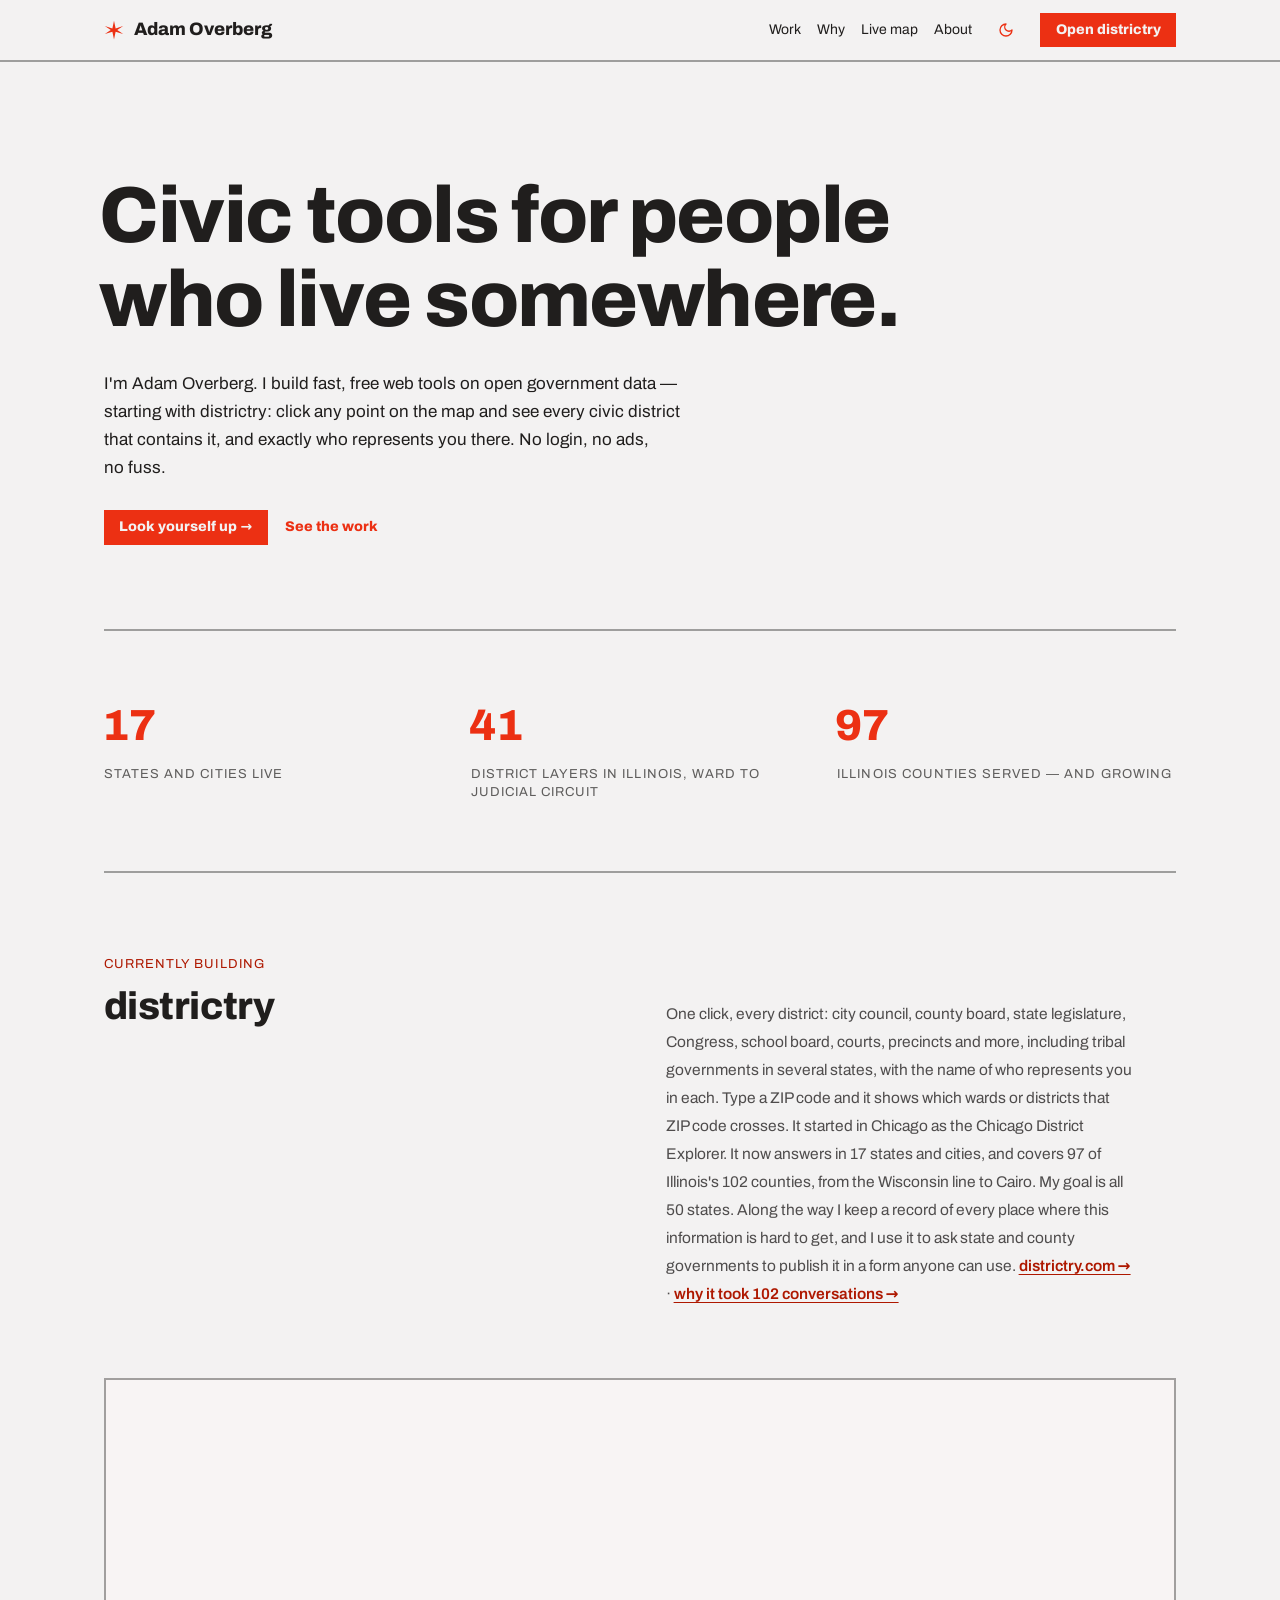
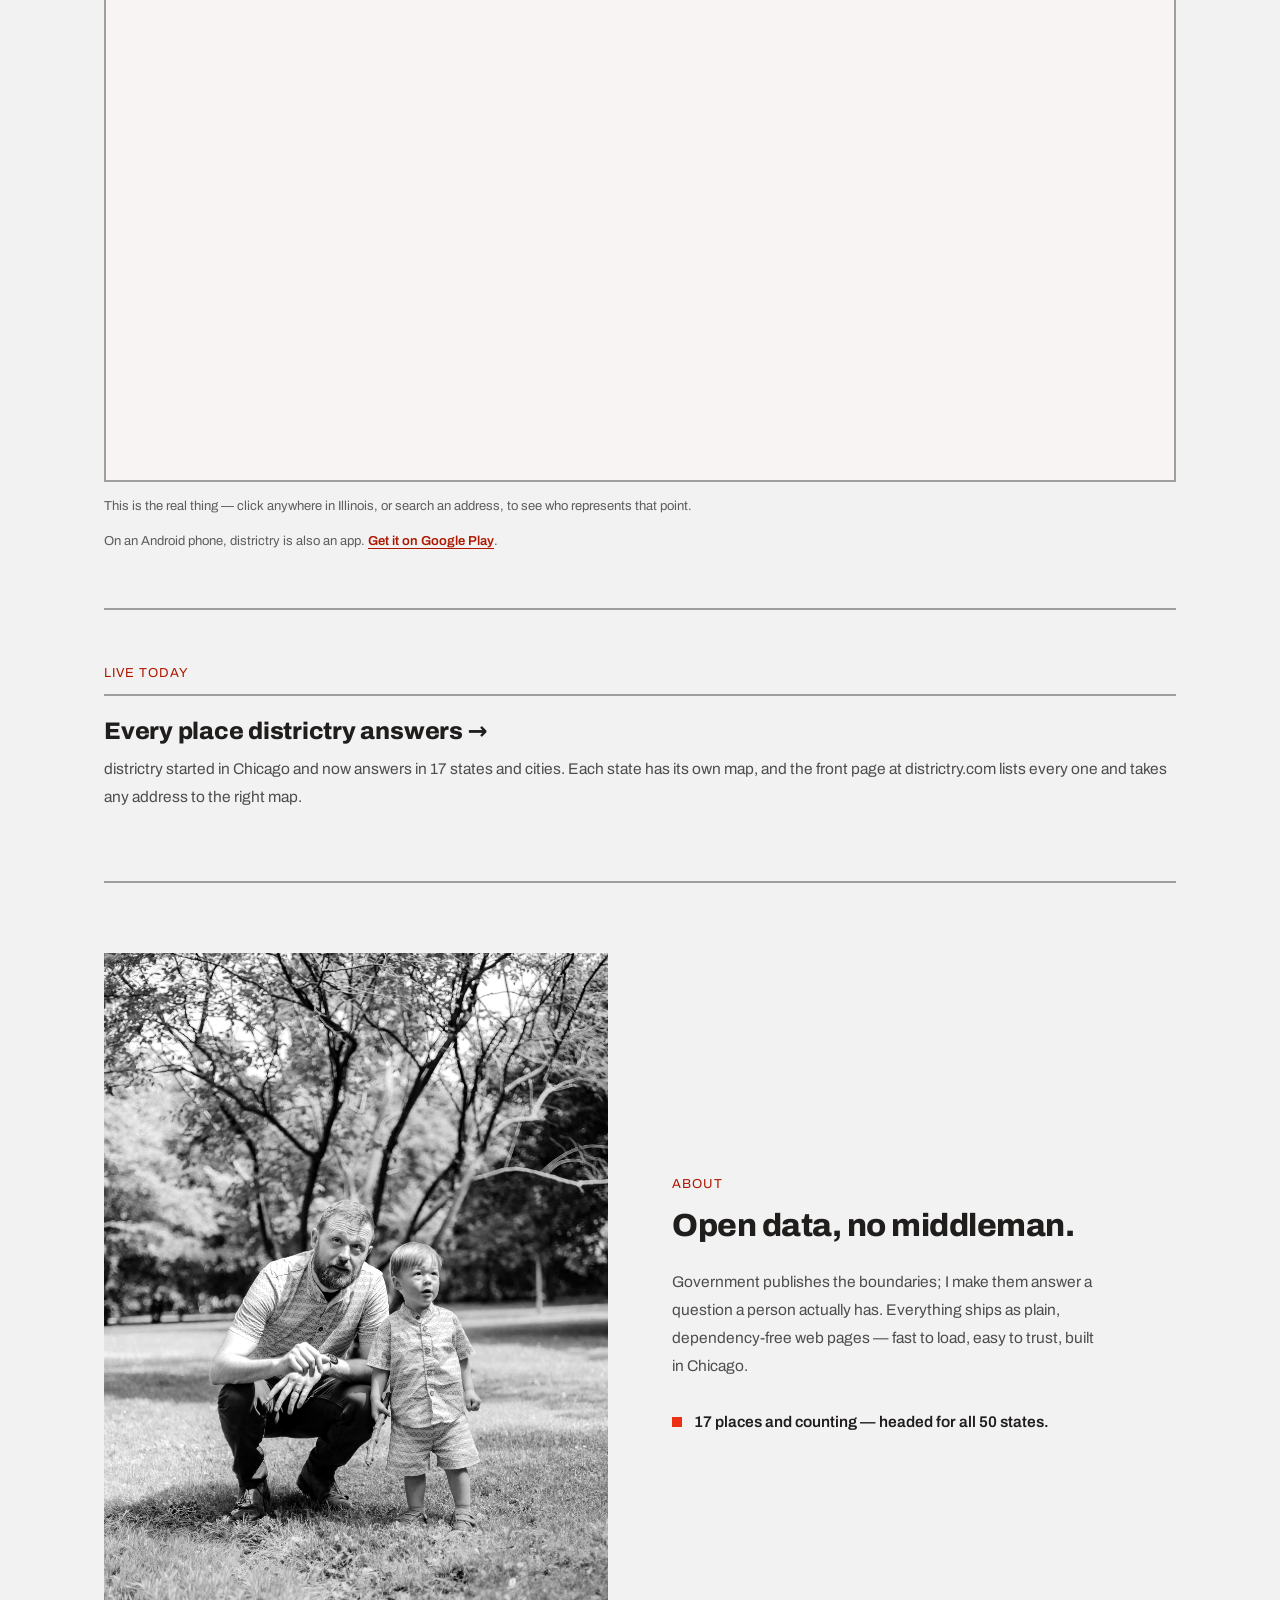
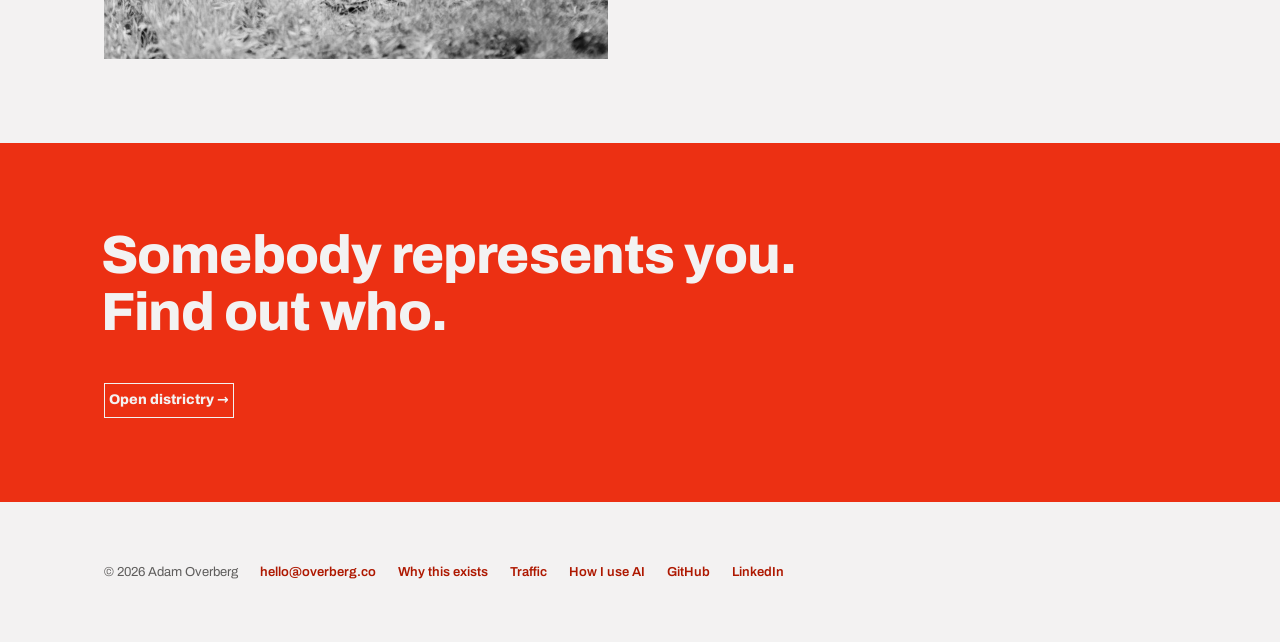
<file: index.html>
<!DOCTYPE html>
<html lang="en">
<head>
<meta charset="UTF-8" />
<meta name="viewport" content="width=device-width, initial-scale=1.0" />
<title>Adam Overberg — civic tools &amp; web apps</title>
<meta name="description" content="Adam Overberg builds civic tools and web apps on open government data, starting in Chicago — including districtry, a civic district lookup tool." />
<link rel="canonical" href="https://overberg.co/" />
<meta name="robots" content="index, follow" />
<meta property="og:type" content="website" />
<meta property="og:title" content="Adam Overberg — civic tools & web apps" />
<meta property="og:description" content="I build civic tools and web apps on open government data, starting in Chicago, including districtry, a civic district lookup tool." />
<meta property="og:url" content="https://overberg.co/" />
<meta property="og:image" content="https://overberg.co/images/social-home.png" />
<meta property="og:image:width" content="1200" />
<meta property="og:image:height" content="630" />
<meta property="og:image:alt" content="Adam Overberg — civic tools &amp; web apps. overberg.co" />
<meta name="twitter:card" content="summary_large_image" />
<link rel="icon" href="data:image/svg+xml,%3Csvg xmlns='http://www.w3.org/2000/svg' viewBox='0 0 64 64'%3E%3Cpolygon points='32,2 37.2,26.8 61.3,18.9 42.4,32 61.3,45.1 37.2,37.2 32,62 26.8,37.2 2.7,45.1 21.6,32 2.7,18.9 26.8,26.8' fill='%23ec3013'/%3E%3C/svg%3E" />
<script>
  // Set theme before first paint: stored choice wins, else follow the OS.
  (function () {
    try {
      var s = localStorage.getItem('overberg-theme');
      var dark = s ? s === 'dark' : matchMedia('(prefers-color-scheme: dark)').matches;
      document.documentElement.dataset.theme = dark ? 'dark' : 'light';
    } catch (e) { document.documentElement.dataset.theme = 'light'; }
  })();
</script>
<!-- GoatCounter — cookieless page counts -->
<script data-goatcounter="https://overbergco.goatcounter.com/count" async src="//gc.zgo.at/count.js"></script>
<!-- Shared Modernist system (tokens, nav, buttons, hero, footer). Archivo is
     self-hosted there — no external font request. -->
<link rel="stylesheet" href="/style.css" />
<style>
  /* — page-specific layout — */

  /* — stats — */
  .stats { padding: clamp(48px, 7vw, 70px) 0; }
  .stats .grid { display: grid; grid-template-columns: repeat(auto-fit, minmax(190px, 1fr)); gap: clamp(28px, 5vw, 42px) 28px; }
  .stat-num {
    font-family: var(--font-heading); font-weight: var(--font-heading-weight);
    font-size: clamp(34px, 3.4vw, 48px); line-height: 1.15; color: var(--color-accent);
    margin: 0 0 0 -0.045em;
  }
  .stat-label {
    font-size: 13px; line-height: 1.4; letter-spacing: 0.08em; text-transform: uppercase;
    color: color-mix(in srgb, var(--color-text) 70%, transparent); margin: 14px 0 0;
  }

  /* — flagship — */
  .flagship { padding: clamp(56px, 8vw, 84px) 0 clamp(42px, 7vw, 70px); }
  .flagship .cols { display: grid; grid-template-columns: repeat(auto-fit, minmax(min(300px, 100%), 1fr)); gap: 28px clamp(24px, 4vw, 72px); align-items: baseline; }
  .flagship h2 { font-size: clamp(28px, 3vw, 40px); line-height: 1.1; letter-spacing: -0.015em; margin: 0; }
  .flagship p { font-size: 15.5px; line-height: 28px; margin: 0; max-width: 52ch; }

  /* — embed — */
  .live { padding: 0 0 clamp(42px, 6vw, 56px); }
  .embed { border: 2px solid var(--color-divider); line-height: 0; background: var(--color-panel); }
  .embed iframe { border: 0; display: block; width: 100%; height: 700px; }
  @media (max-width: 640px) { .embed iframe { height: 480px; } }
  .embed-note { margin: 14px 0 0; font-size: 13px; line-height: 21px; }

  /* — ports — */
  .ports { padding: clamp(42px, 6vw, 56px) 0 clamp(48px, 7vw, 70px); }
  .ports .grid { display: grid; grid-template-columns: repeat(auto-fit, minmax(min(280px, 100%), 1fr)); gap: 28px clamp(24px, 4vw, 72px); }
  .port { text-decoration: none; color: inherit; border-top: 2px solid var(--color-divider); padding-top: 21px; display: block; }
  .port:hover { color: var(--color-accent-700); }
  .port h3 { font-size: 24px; line-height: 28px; letter-spacing: -0.01em; margin: 0 0 10px; }
  .port p { font-size: 15.5px; line-height: 28px; margin: 0; }

  /* — about — */
  .about {
    display: grid; grid-template-columns: repeat(auto-fit, minmax(min(280px, 100%), 1fr));
    gap: 28px clamp(24px, 5vw, 96px); align-items: center;
    padding: clamp(48px, 7vw, 70px) 0 clamp(56px, 8vw, 84px);
  }
  .grayscale { filter: grayscale(1) contrast(1.08); }
  .about figure { margin: 0; }
  .about-photo { display: block; width: 100%; height: auto; }
  .about h2 { font-size: 32px; line-height: 42px; letter-spacing: -0.015em; margin: 0; }
  .about .bio { font-size: 15.5px; line-height: 28px; margin: 21px 0 0; max-width: 48ch; }
  .roadmap { display: flex; align-items: center; gap: 12px; font-size: 15.5px; line-height: 28px; margin: 28px 0 0; font-weight: 600; }
  .roadmap .sq { width: 10px; height: 10px; background: var(--color-accent); flex: none; }
</style>
</head>
<body>
<nav class="nav">
  <span class="nav-brand">
    <svg viewBox="0 0 64 64" aria-hidden="true" style="width:20px;height:20px;flex:none"><polygon points="32,2 37.2,26.8 61.3,18.9 42.4,32 61.3,45.1 37.2,37.2 32,62 26.8,37.2 2.7,45.1 21.6,32 2.7,18.9 26.8,26.8" fill="var(--color-accent)"/></svg>
    Adam Overberg
  </span>
  <a href="#work">Work</a>
  <a href="/why/">Why</a>
  <a href="#live">Live map</a>
  <a href="#about">About</a>
  <button type="button" id="theme-toggle" class="btn btn-ghost btn-icon" aria-label="Switch light / dark theme" title="Switch light / dark">
    <svg class="moon" width="16" height="16" viewBox="0 0 24 24" fill="none" stroke="currentColor" stroke-width="2" stroke-linecap="round" stroke-linejoin="round" aria-hidden="true"><path d="M12 3a6 6 0 0 0 9 9 9 9 0 1 1-9-9Z"/></svg>
    <svg class="sun" width="16" height="16" viewBox="0 0 24 24" fill="none" stroke="currentColor" stroke-width="2" stroke-linecap="round" stroke-linejoin="round" aria-hidden="true"><circle cx="12" cy="12" r="4"/><path d="M12 2v2"/><path d="M12 20v2"/><path d="m4.93 4.93 1.41 1.41"/><path d="m17.66 17.66 1.41 1.41"/><path d="M2 12h2"/><path d="M20 12h2"/><path d="m6.34 17.66-1.41 1.41"/><path d="m19.07 4.93-1.41 1.41"/></svg>
  </button>
  <a class="btn btn-primary" href="https://districtry.com/">Open districtry</a>
</nav>
<div class="wrap">

  <section class="hero">
    <h1 class="display"><span class="line">Civic tools for people</span> <span class="line">who live somewhere.</span></h1>
    <p class="sub">I'm Adam Overberg. I build fast, free web tools on open government data — starting with districtry: click any point on the map and see every civic district that contains it, and exactly who represents you there. No login, no ads, no fuss.</p>
    <div class="row">
      <a class="btn btn-primary" href="https://districtry.com/">Look yourself up &rarr;</a>
      <a class="btn btn-ghost" href="#work">See the work</a>
    </div>
  </section>

  <hr class="rule2" />

  <section class="stats" aria-label="By the numbers">
    <div class="grid">
      <div><p class="stat-num" data-stat="places">17</p><p class="stat-label">States and cities live</p></div>
      <div><p class="stat-num" data-stat="layers.il">41</p><p class="stat-label">District layers in Illinois, ward to judicial circuit</p></div>
      <div><p class="stat-num" data-stat="illinois.counties_served">97</p><p class="stat-label">Illinois counties served — and growing</p></div>
    </div>
  </section>

  <hr class="rule2" />

  <section class="flagship" id="work">
    <span class="kicker">Currently building</span>
    <div class="cols">
      <h2>districtry</h2>
      <p class="muted78">One click, every district: city council, county board, state legislature, Congress, school board, courts, precincts and more, including tribal governments in several states, with the name of who represents you in each. Type a ZIP code and it shows which wards or districts that ZIP code crosses. It started in Chicago as the Chicago District Explorer. It now answers in <span data-stat="places">17</span> states and cities, and covers <span data-stat="illinois.counties_served">97</span> of Illinois's 102 counties, from the Wisconsin line to Cairo. My goal is all 50 states. Along the way I keep a record of every place where this information is hard to get, and I use it to ask state and county governments to publish it in a form anyone can use. <a href="https://districtry.com/" style="font-weight:600">districtry.com &rarr;</a> · <a href="/why/" style="font-weight:600">why it took 102 conversations &rarr;</a></p>
    </div>
  </section>

  <section class="live" id="live">
    <div class="embed">
      <iframe src="https://districtry.com/il/#point=41.96177,-87.70884&amp;layers=police-district,ward,congress,il-senate,il-house" loading="lazy" title="districtry — Illinois" allow="geolocation" referrerpolicy="no-referrer-when-downgrade"></iframe>
    </div>
    <p class="embed-note muted70">This is the real thing — click anywhere in Illinois, or search an address, to see who represents that point.</p>
    <p class="embed-note muted70">On an Android phone, districtry is also an app. <a href="https://play.google.com/store/apps/details?id=com.districtry.app&amp;referrer=utm_source%3Doverberg.co%26utm_campaign%3Dhome" style="font-weight:600">Get it on Google Play</a>.</p>
  </section>

  <hr class="rule2" />

  <section class="ports" aria-label="Live today">
    <span class="kicker">Live today</span>
    <!-- No hand-kept list of places here, on purpose. Wisconsin once sat
         unlisted for four days while the number above already counted it.
         districtry.com's own front page lists every live place and is
         generated from the list the apps run on, so this links there. -->
    <div class="grid">
      <a class="port" href="https://districtry.com/">
        <h3>Every place districtry answers &rarr;</h3>
        <p class="muted78">districtry started in Chicago and now answers in <span data-stat="places">17</span> states and cities. Each state has its own map, and the front page at districtry.com lists every one and takes any address to the right map.</p>
      </a>
    </div>
  </section>

  <hr class="rule2" />

  <section class="about" id="about">
    <figure class="grayscale">
      <img class="about-photo" src="images/about.jpg" width="1000" height="1400" alt="Adam Overberg outdoors with his son" loading="lazy" />
    </figure>
    <div>
      <span class="kicker">About</span>
      <h2>Open data, no middleman.</h2>
      <p class="bio muted78">Government publishes the boundaries; I make them answer a question a person actually has. Everything ships as plain, dependency-free web pages — fast to load, easy to trust, built in Chicago.</p>
      <p class="roadmap"><span class="sq"></span><span><span data-stat="places">17</span> places and counting — headed for all 50 states.</span></p>
    </div>
  </section>

</div>

<section class="close">
  <div class="wrap">
    <h3><span class="line">Somebody represents you.</span> <span class="line">Find out who.</span></h3>
    <div class="row" style="margin-top:42px">
      <a class="btn btn-ghost" href="https://districtry.com/">Open districtry &rarr;</a>
    </div>
  </div>
</section>

<div class="wrap">
  <footer>
    <span>© 2026 Adam Overberg</span>
    <a href="mailto:hello@overberg.co">hello@overberg.co</a>
    <a href="/why/">Why this exists</a>
    <a href="https://districtry.com/traffic.html">Traffic</a>
    <a href="https://districtry.com/ai.html">How I use AI</a>
    <a href="https://github.com/ThursdaysFamous">GitHub</a>
    <a href="https://www.linkedin.com/in/adammoverberg/">LinkedIn</a>
  </footer>
</div>

<script>
  document.getElementById('theme-toggle').addEventListener('click', function () {
    var next = document.documentElement.dataset.theme === 'dark' ? 'light' : 'dark';
    document.documentElement.dataset.theme = next;
    try { localStorage.setItem('overberg-theme', next); } catch (e) {}
  });
</script>
<script>
/* These numbers are DERIVED in the districtry repo and were TYPED here, and
   that does not hold: the county count was corrected by hand on 2026-08-26
   and was wrong again the next day. districtry now publishes them at
   /stats.json, generated from its own coverage lists and gated in its CI, so
   this page reads them instead of restating them.

   Progressive enhancement, deliberately. The value in the HTML is correct at
   publish time and is what a reader sees with JS off, on a slow network, or
   if districtry.com is unreachable — the fetch only ever CORRECTS a number
   that has since moved. Nothing here can empty an element or leave a spinner:
   a failure is silent and the page keeps the number it shipped with. */
(function () {
  "use strict";
  var els = document.querySelectorAll("[data-stat]");
  if (!els.length || !window.fetch) return;
  fetch("https://districtry.com/stats.json", { mode: "cors" })
    .then(function (r) { return r.ok ? r.json() : null; })
    .then(function (d) {
      if (!d) return;
      Array.prototype.forEach.call(els, function (el) {
        /* "illinois.counties_served" walks the object; a missing key is left
           alone rather than written as undefined. */
        var v = el.getAttribute("data-stat").split(".").reduce(function (o, k) {
          return o && typeof o === "object" ? o[k] : undefined;
        }, d);
        if (typeof v === "number" && String(v) !== el.textContent.trim()) {
          el.textContent = String(v);
        }
      });
    })
    .catch(function () { /* offline, blocked, or districtry down — keep the shipped values */ });
})();
</script>
</body>
</html>
</file>
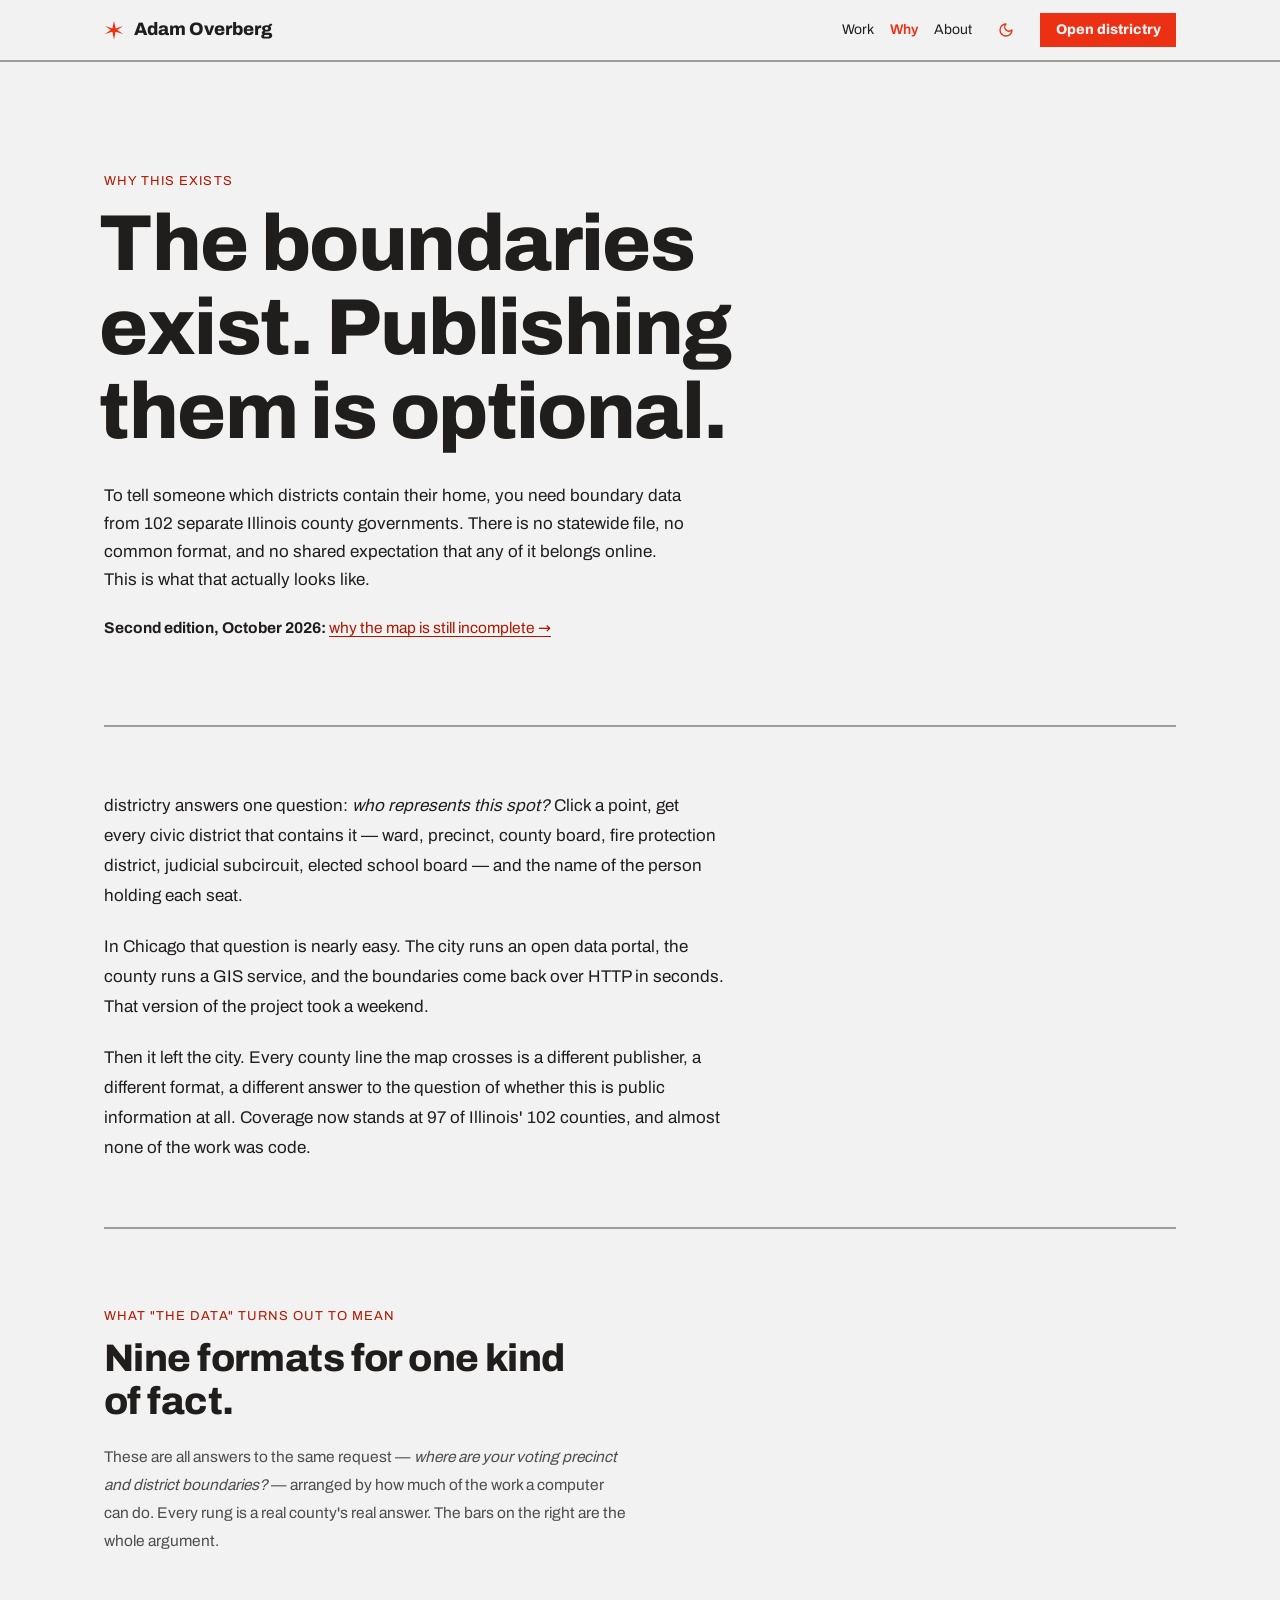
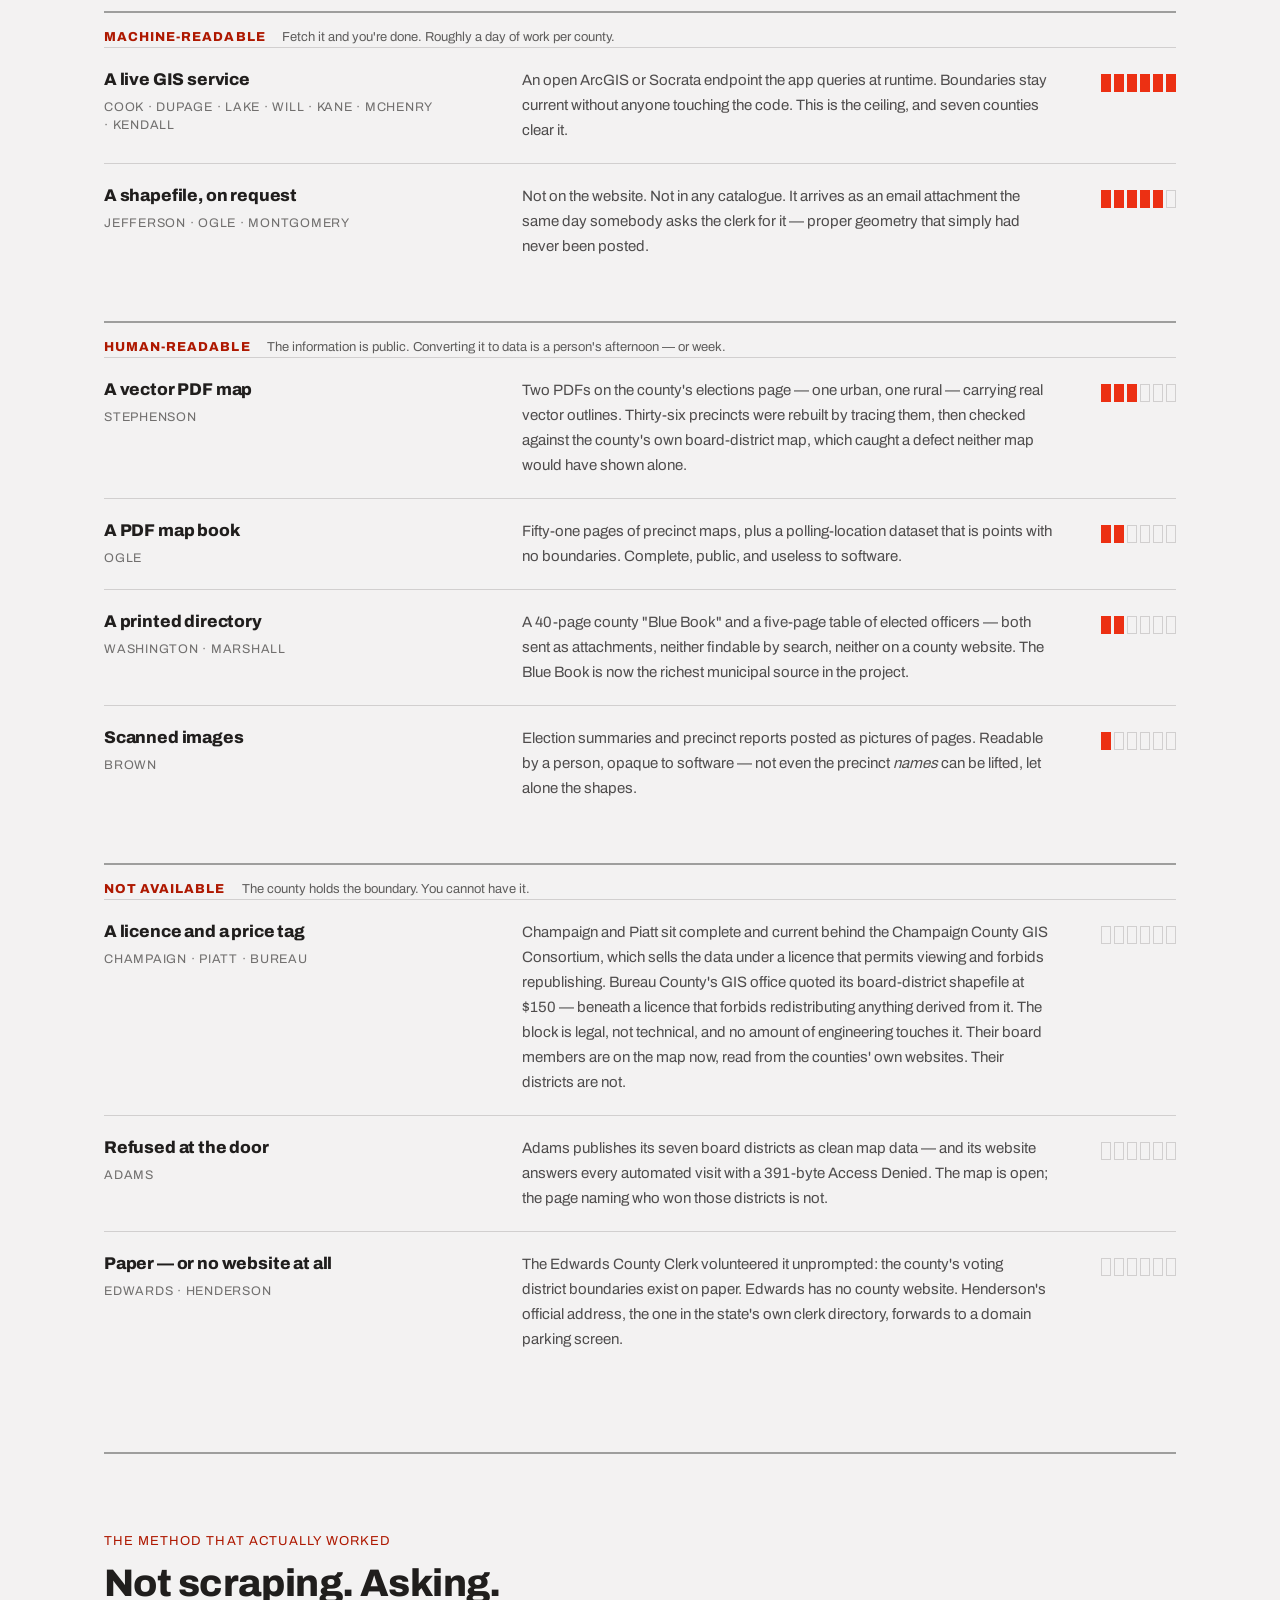
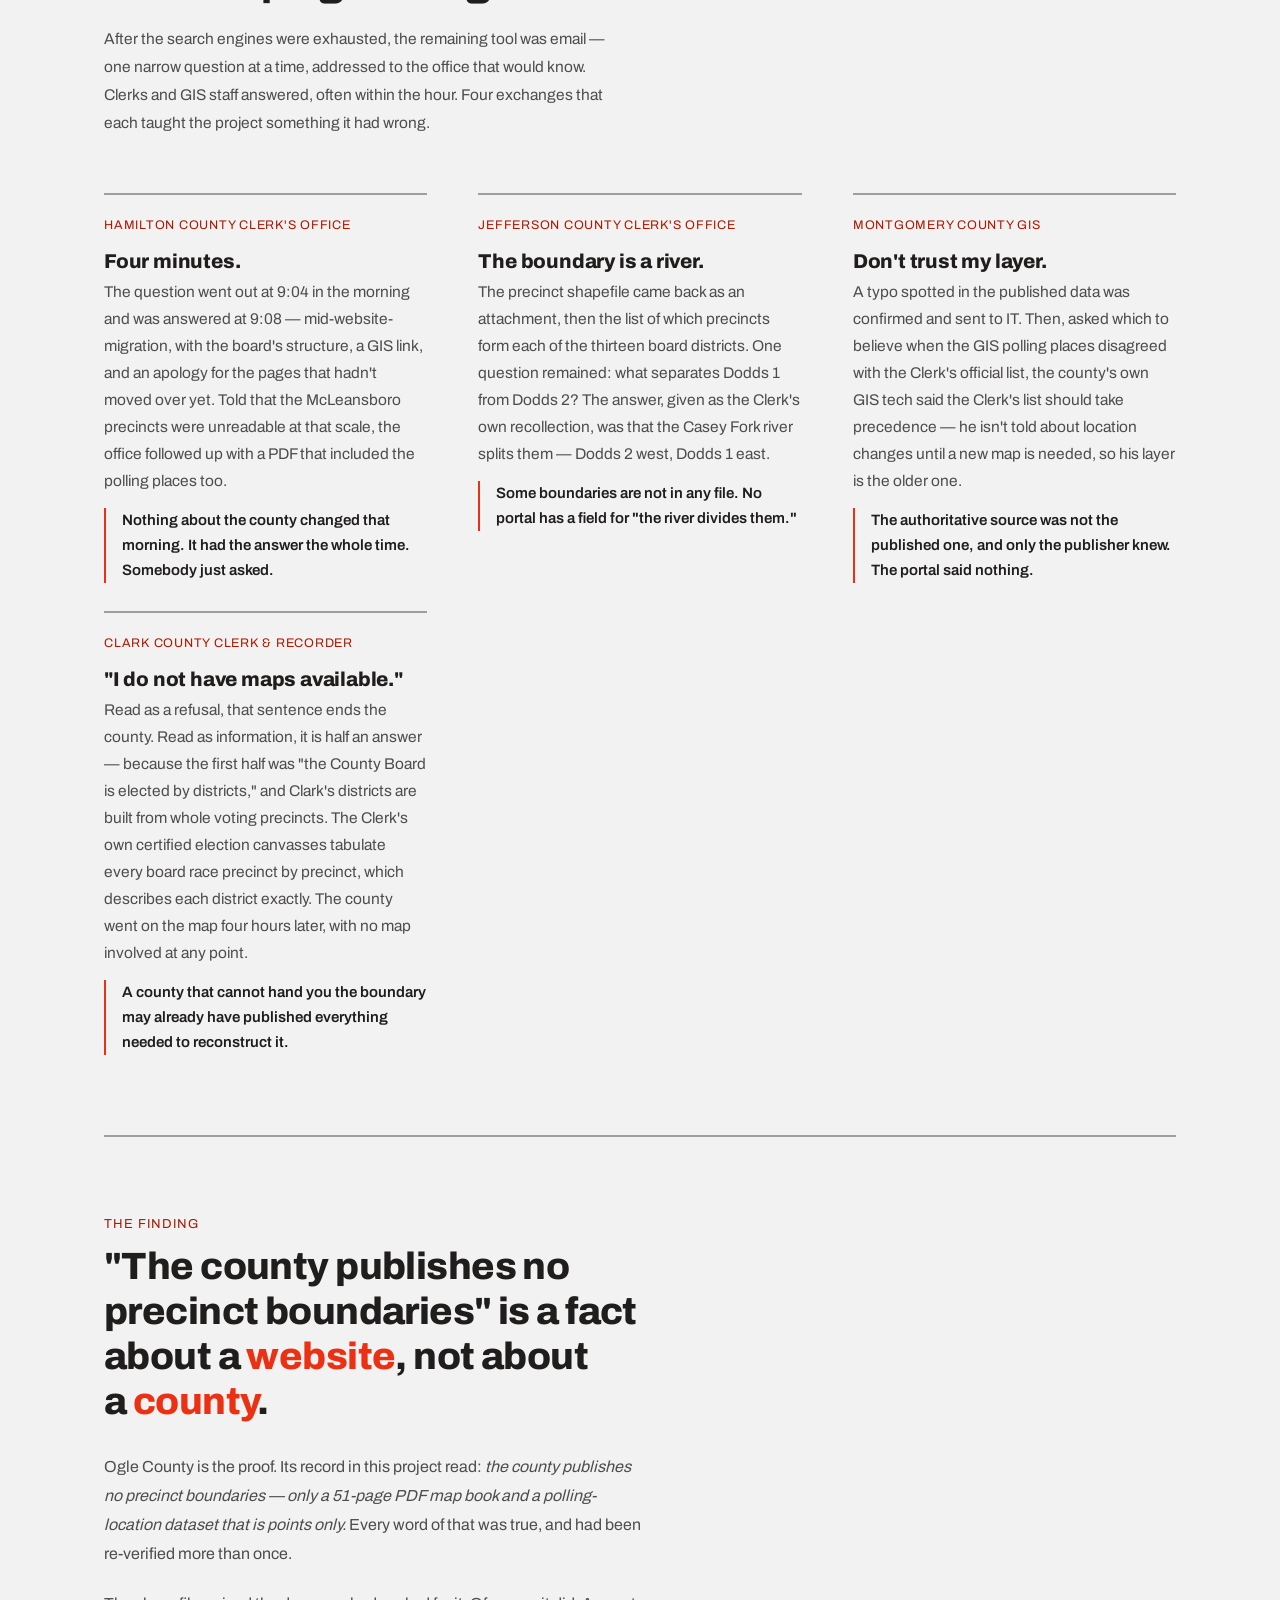
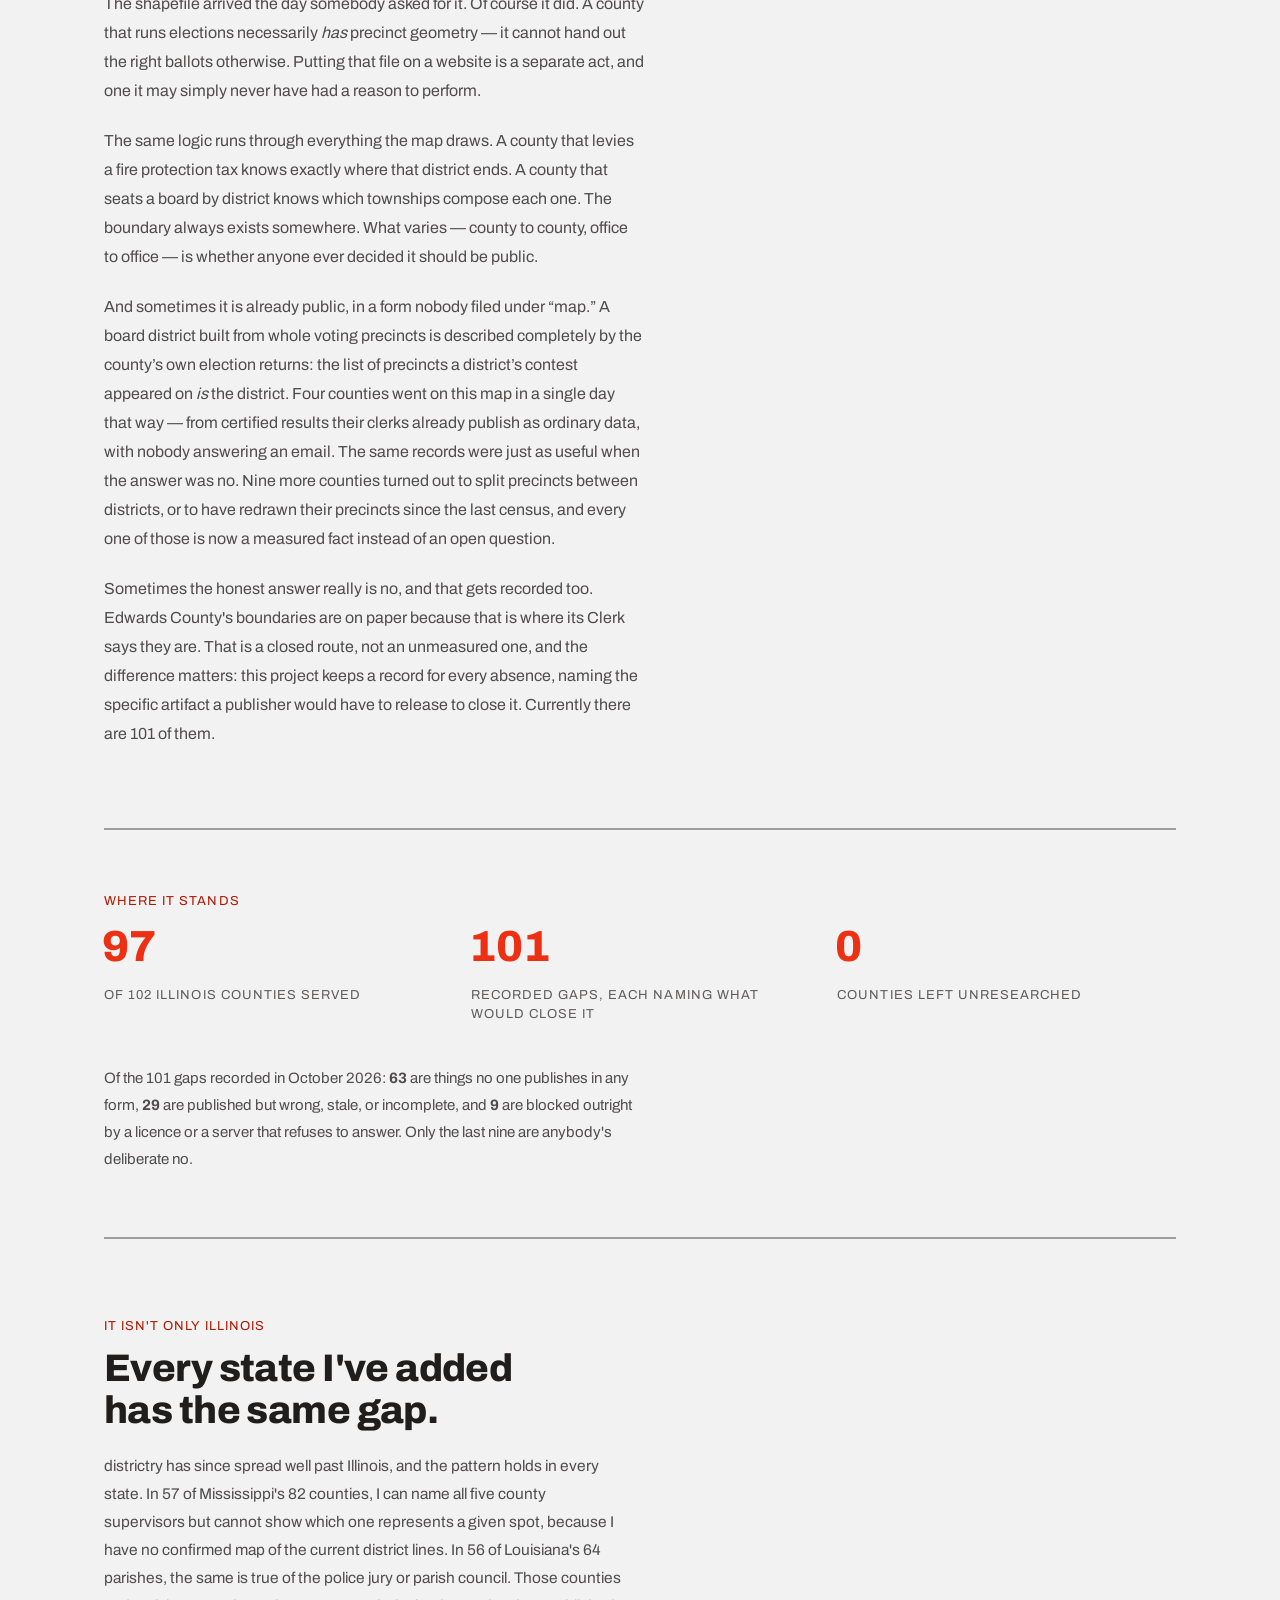
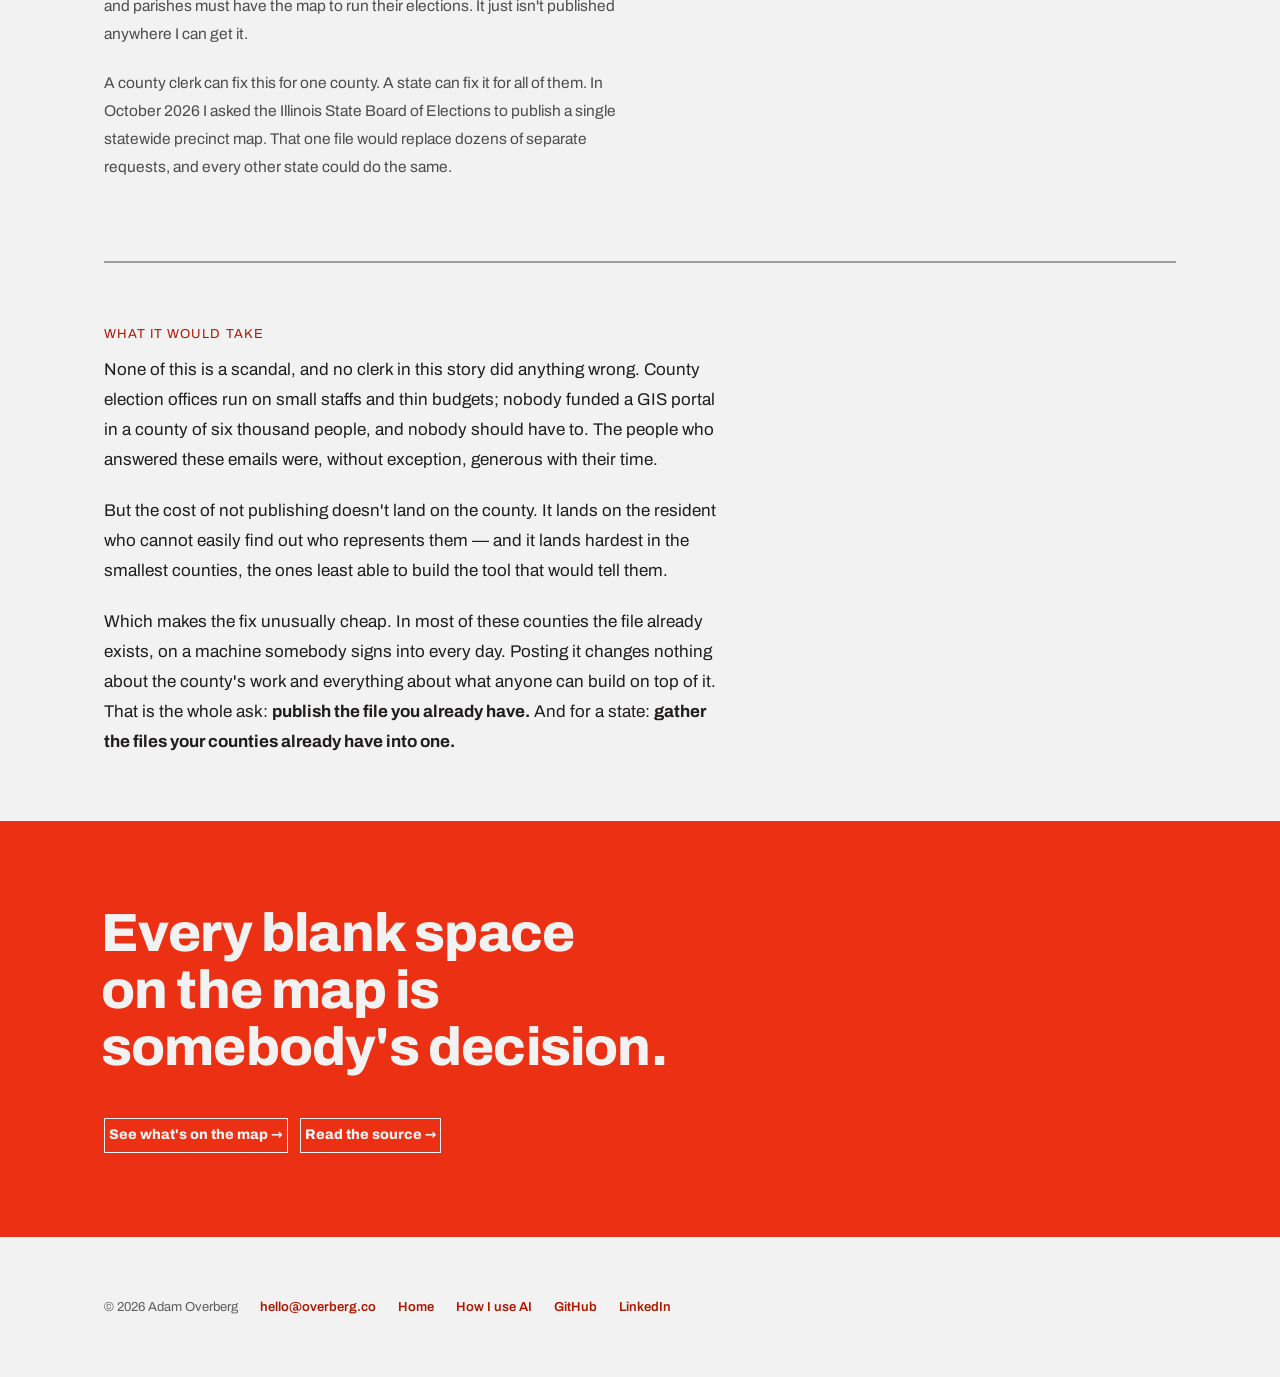
<file: why/index.html>
<!DOCTYPE html>
<html lang="en">
<head>
<meta charset="UTF-8" />
<meta name="viewport" content="width=device-width, initial-scale=1.0" />
<title>Why districtry exists — Adam Overberg</title>
<meta name="description" content="To tell someone which districts contain their home, you need boundary data from 102 Illinois counties. There is no statewide file and no common format. This is what that actually looks like." />
<link rel="canonical" href="https://overberg.co/why/" />
<meta name="robots" content="index, follow" />
<meta property="og:type" content="article" />
<meta property="og:title" content="Why districtry exists" />
<meta property="og:description" content="102 counties, 102 answers. What it actually takes to find out who represents an address in Illinois." />
<meta property="og:url" content="https://overberg.co/why/" />
<meta property="og:image" content="https://overberg.co/images/social-why.png" />
<meta property="og:image:width" content="1200" />
<meta property="og:image:height" content="630" />
<meta property="og:image:alt" content="The boundaries exist. Publishing them is optional. — overberg.co/why" />
<meta name="twitter:card" content="summary_large_image" />
<link rel="icon" href="data:image/svg+xml,%3Csvg xmlns='http://www.w3.org/2000/svg' viewBox='0 0 64 64'%3E%3Cpolygon points='32,2 37.2,26.8 61.3,18.9 42.4,32 61.3,45.1 37.2,37.2 32,62 26.8,37.2 2.7,45.1 21.6,32 2.7,18.9 26.8,26.8' fill='%23ec3013'/%3E%3C/svg%3E" />
<script>
  // Set theme before first paint: stored choice wins, else follow the OS.
  (function () {
    try {
      var s = localStorage.getItem('overberg-theme');
      var dark = s ? s === 'dark' : matchMedia('(prefers-color-scheme: dark)').matches;
      document.documentElement.dataset.theme = dark ? 'dark' : 'light';
    } catch (e) { document.documentElement.dataset.theme = 'light'; }
  })();
</script>
<!-- GoatCounter — cookieless page counts -->
<script data-goatcounter="https://overbergco.goatcounter.com/count" async src="//gc.zgo.at/count.js"></script>
<link rel="stylesheet" href="/style.css" />
<style>
  /* — page-specific: the essay column, the ladder, the correspondence — */
  .edition-link { font-size: 15.5px; line-height: 26px; margin: 21px 0 0; max-width: 62ch; }
  .lede { padding: clamp(42px, 6vw, 64px) 0; }
  .lede p { font-size: 17px; line-height: 30px; max-width: 62ch; margin: 0 0 21px; }
  .lede p:last-child { margin-bottom: 0; }

  .section { padding: clamp(48px, 7vw, 80px) 0; }
  .section > h2 {
    font-size: clamp(28px, 3vw, 40px); line-height: 1.1; letter-spacing: -0.015em;
    margin: 0 0 21px; max-width: 20ch;
  }
  .section > .intro { font-size: 15.5px; line-height: 28px; margin: 0; max-width: 58ch; }
  .section > .intro + .intro { margin-top: 21px; }

  /* — the format ladder — */
  .ladder { margin-top: clamp(36px, 5vw, 56px); }
  .band { margin-top: 42px; }
  .band:first-child { margin-top: 0; }
  .band-head {
    display: flex; flex-wrap: wrap; align-items: baseline; gap: 6px 16px;
    border-top: 2px solid var(--color-divider); padding-top: 14px;
  }
  .band-name {
    font-family: var(--font-heading); font-weight: var(--font-heading-weight);
    font-size: 13px; line-height: 14px; letter-spacing: 0.08em; text-transform: uppercase;
    color: var(--color-accent-700); margin: 0;
  }
  .band-note { font-size: 13px; line-height: 20px; margin: 0; }

  .rung {
    display: grid; grid-template-columns: minmax(0, 5fr) minmax(0, 7fr) 84px;
    gap: 6px clamp(16px, 3vw, 40px); align-items: start;
    padding: 20px 0; border-top: 1px solid var(--color-hairline);
  }
  .rung-format {
    font-family: var(--font-heading); font-weight: var(--font-heading-weight);
    font-size: 17px; line-height: 24px; letter-spacing: -0.01em; margin: 0;
  }
  .rung-where {
    font-size: 12.5px; line-height: 18px; letter-spacing: 0.06em; text-transform: uppercase;
    margin: 6px 0 0; color: color-mix(in srgb, var(--color-text) 62%, transparent);
  }
  .rung-detail { font-size: 15px; line-height: 25px; margin: 0; }

  /* the one true infographic element: how much of the work a machine can do */
  .meter { display: flex; gap: 3px; justify-self: end; padding-top: 6px; }
  .meter i { width: 10px; height: 18px; display: block; border: 1px solid var(--color-hairline); }
  .meter i.on { background: var(--color-accent); border-color: var(--color-accent); }

  @media (max-width: 720px) {
    .rung { grid-template-columns: 1fr auto; }
    .rung-detail { grid-column: 1 / -1; margin-top: 8px; }
    .meter { padding-top: 2px; }
  }

  /* — correspondence — */
  .letters { display: grid; gap: 28px; margin-top: clamp(36px, 5vw, 56px); }
  .letter { border-top: 2px solid var(--color-divider); padding-top: 21px; }
  .letter h3 { font-size: 20px; line-height: 26px; letter-spacing: -0.01em; margin: 0 0 4px; }
  .letter .who {
    font-size: 12.5px; line-height: 18px; letter-spacing: 0.06em; text-transform: uppercase;
    color: var(--color-accent-700); margin: 0 0 14px;
  }
  .letter p { font-size: 15.5px; line-height: 27px; margin: 0 0 14px; max-width: 56ch; }
  .letter .lesson {
    margin: 0; padding-left: 16px; border-left: 2px solid var(--color-accent);
    font-size: 15px; line-height: 25px; font-weight: 600;
  }
  @media (min-width: 900px) { .letters { grid-template-columns: repeat(3, 1fr); gap: 28px clamp(24px, 4vw, 56px); } }

  /* — the finding — */
  .finding { padding: clamp(48px, 7vw, 80px) 0; }
  .finding .pull {
    font-family: var(--font-heading); font-weight: var(--font-heading-weight);
    font-size: clamp(24px, 3.2vw, 38px); line-height: 1.18; letter-spacing: -0.015em;
    margin: 0 0 28px; max-width: 24ch;
  }
  .finding .pull em { font-style: normal; color: var(--color-accent); }
  .finding p { font-size: 16px; line-height: 29px; margin: 0 0 21px; max-width: 60ch; }
  .finding p:last-child { margin-bottom: 0; }

  /* — numbers, late and small — */
  .tally { padding: clamp(42px, 6vw, 64px) 0; }
  .tally .grid { display: grid; grid-template-columns: repeat(auto-fit, minmax(190px, 1fr)); gap: clamp(28px, 5vw, 42px) 28px; }
  .tally-num {
    font-family: var(--font-heading); font-weight: var(--font-heading-weight);
    font-size: clamp(34px, 3.4vw, 48px); line-height: 1.15; color: var(--color-accent);
    margin: 0 0 0 -0.045em;
  }
  .tally-label {
    font-size: 13px; line-height: 1.4; letter-spacing: 0.08em; text-transform: uppercase;
    color: color-mix(in srgb, var(--color-text) 70%, transparent); margin: 14px 0 0;
  }
  .tally .breakdown { font-size: 15px; line-height: 27px; margin: clamp(28px, 4vw, 42px) 0 0; max-width: 62ch; }
</style>
</head>
<body>
<nav class="nav">
  <span class="nav-brand">
    <a href="/">
      <svg viewBox="0 0 64 64" aria-hidden="true" style="width:20px;height:20px;flex:none"><polygon points="32,2 37.2,26.8 61.3,18.9 42.4,32 61.3,45.1 37.2,37.2 32,62 26.8,37.2 2.7,45.1 21.6,32 2.7,18.9 26.8,26.8" fill="var(--color-accent)"/></svg>
      Adam Overberg
    </a>
  </span>
  <a href="/#work">Work</a>
  <a href="/why/" aria-current="page">Why</a>
  <a href="/#about">About</a>
  <button type="button" id="theme-toggle" class="btn btn-ghost btn-icon" aria-label="Switch light / dark theme" title="Switch light / dark">
    <svg class="moon" width="16" height="16" viewBox="0 0 24 24" fill="none" stroke="currentColor" stroke-width="2" stroke-linecap="round" stroke-linejoin="round" aria-hidden="true"><path d="M12 3a6 6 0 0 0 9 9 9 9 0 1 1-9-9Z"/></svg>
    <svg class="sun" width="16" height="16" viewBox="0 0 24 24" fill="none" stroke="currentColor" stroke-width="2" stroke-linecap="round" stroke-linejoin="round" aria-hidden="true"><circle cx="12" cy="12" r="4"/><path d="M12 2v2"/><path d="M12 20v2"/><path d="m4.93 4.93 1.41 1.41"/><path d="m17.66 17.66 1.41 1.41"/><path d="M2 12h2"/><path d="M20 12h2"/><path d="m6.34 17.66-1.41 1.41"/><path d="m19.07 4.93-1.41 1.41"/></svg>
  </button>
  <a class="btn btn-primary" href="https://districtry.com/">Open districtry</a>
</nav>

<div class="wrap">

  <section class="hero">
    <span class="kicker">Why this exists</span>
    <h1 class="display"><span class="line">The boundaries</span> <span class="line">exist. Publishing</span> <span class="line">them is optional.</span></h1>
    <p class="sub">To tell someone which districts contain their home, you need boundary data from 102 separate Illinois county governments. There is no statewide file, no common format, and no shared expectation that any of it belongs online. This is what that actually looks like.</p>
    <p class="edition-link"><strong>Second edition, October 2026:</strong> <a href="/why/still-incomplete/">why the map is still incomplete &rarr;</a></p>
  </section>

  <hr class="rule2" />

  <section class="lede">
    <p>districtry answers one question: <em>who represents this spot?</em> Click a point, get every civic district that contains it — ward, precinct, county board, fire protection district, judicial subcircuit, elected school board — and the name of the person holding each seat.</p>
    <p>In Chicago that question is nearly easy. The city runs an open data portal, the county runs a GIS service, and the boundaries come back over HTTP in seconds. That version of the project took a weekend.</p>
    <p>Then it left the city. Every county line the map crosses is a different publisher, a different format, a different answer to the question of whether this is public information at all. Coverage now stands at <span data-stat="illinois.counties_served">97</span> of Illinois' 102 counties, and almost none of the work was code.</p>
  </section>

  <hr class="rule2" />

  <section class="section">
    <span class="kicker">What "the data" turns out to mean</span>
    <h2>Nine formats for one kind of fact.</h2>
    <p class="intro muted78">These are all answers to the same request — <em>where are your voting precinct and district boundaries?</em> — arranged by how much of the work a computer can do. Every rung is a real county's real answer. The bars on the right are the whole argument.</p>

    <div class="ladder">

      <div class="band">
        <div class="band-head">
          <p class="band-name">Machine-readable</p>
          <p class="band-note muted70">Fetch it and you're done. Roughly a day of work per county.</p>
        </div>

        <div class="rung">
          <div>
            <p class="rung-format">A live GIS service</p>
            <p class="rung-where">Cook · DuPage · Lake · Will · Kane · McHenry · Kendall</p>
          </div>
          <p class="rung-detail muted78">An open ArcGIS or Socrata endpoint the app queries at runtime. Boundaries stay current without anyone touching the code. This is the ceiling, and seven counties clear it.</p>
          <span class="meter" role="img" aria-label="Machine-readable: 6 of 6"><i class="on"></i><i class="on"></i><i class="on"></i><i class="on"></i><i class="on"></i><i class="on"></i></span>
        </div>

        <div class="rung">
          <div>
            <p class="rung-format">A shapefile, on request</p>
            <p class="rung-where">Jefferson · Ogle · Montgomery</p>
          </div>
          <p class="rung-detail muted78">Not on the website. Not in any catalogue. It arrives as an email attachment the same day somebody asks the clerk for it — proper geometry that simply had never been posted.</p>
          <span class="meter" role="img" aria-label="Machine-readable: 5 of 6"><i class="on"></i><i class="on"></i><i class="on"></i><i class="on"></i><i class="on"></i><i></i></span>
        </div>
      </div>

      <div class="band">
        <div class="band-head">
          <p class="band-name">Human-readable</p>
          <p class="band-note muted70">The information is public. Converting it to data is a person's afternoon — or week.</p>
        </div>

        <div class="rung">
          <div>
            <p class="rung-format">A vector PDF map</p>
            <p class="rung-where">Stephenson</p>
          </div>
          <p class="rung-detail muted78">Two PDFs on the county's elections page — one urban, one rural — carrying real vector outlines. Thirty-six precincts were rebuilt by tracing them, then checked against the county's own board-district map, which caught a defect neither map would have shown alone.</p>
          <span class="meter" role="img" aria-label="Machine-readable: 3 of 6"><i class="on"></i><i class="on"></i><i class="on"></i><i></i><i></i><i></i></span>
        </div>

        <div class="rung">
          <div>
            <p class="rung-format">A PDF map book</p>
            <p class="rung-where">Ogle</p>
          </div>
          <p class="rung-detail muted78">Fifty-one pages of precinct maps, plus a polling-location dataset that is points with no boundaries. Complete, public, and useless to software.</p>
          <span class="meter" role="img" aria-label="Machine-readable: 2 of 6"><i class="on"></i><i class="on"></i><i></i><i></i><i></i><i></i></span>
        </div>

        <div class="rung">
          <div>
            <p class="rung-format">A printed directory</p>
            <p class="rung-where">Washington · Marshall</p>
          </div>
          <p class="rung-detail muted78">A 40-page county "Blue Book" and a five-page table of elected officers — both sent as attachments, neither findable by search, neither on a county website. The Blue Book is now the richest municipal source in the project.</p>
          <span class="meter" role="img" aria-label="Machine-readable: 2 of 6"><i class="on"></i><i class="on"></i><i></i><i></i><i></i><i></i></span>
        </div>

        <div class="rung">
          <div>
            <p class="rung-format">Scanned images</p>
            <p class="rung-where">Brown</p>
          </div>
          <p class="rung-detail muted78">Election summaries and precinct reports posted as pictures of pages. Readable by a person, opaque to software — not even the precinct <em>names</em> can be lifted, let alone the shapes.</p>
          <span class="meter" role="img" aria-label="Machine-readable: 1 of 6"><i class="on"></i><i></i><i></i><i></i><i></i><i></i></span>
        </div>
      </div>

      <div class="band">
        <div class="band-head">
          <p class="band-name">Not available</p>
          <p class="band-note muted70">The county holds the boundary. You cannot have it.</p>
        </div>

        <div class="rung">
          <div>
            <p class="rung-format">A licence and a price tag</p>
            <p class="rung-where">Champaign · Piatt · Bureau</p>
          </div>
          <p class="rung-detail muted78">Champaign and Piatt sit complete and current behind the Champaign County GIS Consortium, which sells the data under a licence that permits viewing and forbids republishing. Bureau County's GIS office quoted its board-district shapefile at $150 — beneath a licence that forbids redistributing anything derived from it. The block is legal, not technical, and no amount of engineering touches it. Their board members are on the map now, read from the counties' own websites. Their districts are not.</p>
          <span class="meter" role="img" aria-label="Machine-readable: 0 of 6"><i></i><i></i><i></i><i></i><i></i><i></i></span>
        </div>

        <div class="rung">
          <div>
            <p class="rung-format">Refused at the door</p>
            <p class="rung-where">Adams</p>
          </div>
          <p class="rung-detail muted78">Adams publishes its seven board districts as clean map data — and its website answers every automated visit with a 391-byte Access Denied. The map is open; the page naming who won those districts is not.</p>
          <span class="meter" role="img" aria-label="Machine-readable: 0 of 6"><i></i><i></i><i></i><i></i><i></i><i></i></span>
        </div>

        <div class="rung">
          <div>
            <p class="rung-format">Paper — or no website at all</p>
            <p class="rung-where">Edwards · Henderson</p>
          </div>
          <p class="rung-detail muted78">The Edwards County Clerk volunteered it unprompted: the county's voting district boundaries exist on paper. Edwards has no county website. Henderson's official address, the one in the state's own clerk directory, forwards to a domain parking screen.</p>
          <span class="meter" role="img" aria-label="Machine-readable: 0 of 6"><i></i><i></i><i></i><i></i><i></i><i></i></span>
        </div>
      </div>

    </div>
  </section>

  <hr class="rule2" />

  <section class="section">
    <span class="kicker">The method that actually worked</span>
    <h2>Not scraping. Asking.</h2>
    <p class="intro muted78">After the search engines were exhausted, the remaining tool was email — one narrow question at a time, addressed to the office that would know. Clerks and GIS staff answered, often within the hour. Four exchanges that each taught the project something it had wrong.</p>

    <div class="letters">

      <div class="letter">
        <p class="who">Hamilton County Clerk's office</p>
        <h3>Four minutes.</h3>
        <p class="muted78">The question went out at 9:04 in the morning and was answered at 9:08 — mid-website-migration, with the board's structure, a GIS link, and an apology for the pages that hadn't moved over yet. Told that the McLeansboro precincts were unreadable at that scale, the office followed up with a PDF that included the polling places too.</p>
        <p class="lesson">Nothing about the county changed that morning. It had the answer the whole time. Somebody just asked.</p>
      </div>

      <div class="letter">
        <p class="who">Jefferson County Clerk's office</p>
        <h3>The boundary is a river.</h3>
        <p class="muted78">The precinct shapefile came back as an attachment, then the list of which precincts form each of the thirteen board districts. One question remained: what separates Dodds 1 from Dodds 2? The answer, given as the Clerk's own recollection, was that the Casey Fork river splits them — Dodds 2 west, Dodds 1 east.</p>
        <p class="lesson">Some boundaries are not in any file. No portal has a field for "the river divides them."</p>
      </div>

      <div class="letter">
        <p class="who">Montgomery County GIS</p>
        <h3>Don't trust my layer.</h3>
        <p class="muted78">A typo spotted in the published data was confirmed and sent to IT. Then, asked which to believe when the GIS polling places disagreed with the Clerk's official list, the county's own GIS tech said the Clerk's list should take precedence — he isn't told about location changes until a new map is needed, so his layer is the older one.</p>
        <p class="lesson">The authoritative source was not the published one, and only the publisher knew. The portal said nothing.</p>
      </div>

      <div class="letter">
        <p class="who">Clark County Clerk &amp; Recorder</p>
        <h3>"I do not have maps available."</h3>
        <p class="muted78">Read as a refusal, that sentence ends the county. Read as information, it is half an answer — because the first half was "the County Board is elected by districts," and Clark's districts are built from whole voting precincts. The Clerk's own certified election canvasses tabulate every board race precinct by precinct, which describes each district exactly. The county went on the map four hours later, with no map involved at any point.</p>
        <p class="lesson">A county that cannot hand you the boundary may already have published everything needed to reconstruct it.</p>
      </div>

    </div>
  </section>

  <hr class="rule2" />

  <section class="finding">
    <span class="kicker">The finding</span>
    <p class="pull">"The county publishes no precinct boundaries" is a fact about a <em>website</em>, not about a <em>county</em>.</p>
    <p class="muted78">Ogle County is the proof. Its record in this project read: <em>the county publishes no precinct boundaries — only a 51-page PDF map book and a polling-location dataset that is points only.</em> Every word of that was true, and had been re-verified more than once.</p>
    <p class="muted78">The shapefile arrived the day somebody asked for it. Of course it did. A county that runs elections necessarily <em>has</em> precinct geometry — it cannot hand out the right ballots otherwise. Putting that file on a website is a separate act, and one it may simply never have had a reason to perform.</p>
    <p class="muted78">The same logic runs through everything the map draws. A county that levies a fire protection tax knows exactly where that district ends. A county that seats a board by district knows which townships compose each one. The boundary always exists somewhere. What varies — county to county, office to office — is whether anyone ever decided it should be public.</p>
    <p class="muted78">And sometimes it is already public, in a form nobody filed under &ldquo;map.&rdquo; A board district built from whole voting precincts is described completely by the county&rsquo;s own election returns: the list of precincts a district&rsquo;s contest appeared on <em>is</em> the district. Four counties went on this map in a single day that way — from certified results their clerks already publish as ordinary data, with nobody answering an email. The same records were just as useful when the answer was no. Nine more counties turned out to split precincts between districts, or to have redrawn their precincts since the last census, and every one of those is now a measured fact instead of an open question.</p>
    <p class="muted78">Sometimes the honest answer really is no, and that gets recorded too. Edwards County's boundaries are on paper because that is where its Clerk says they are. That is a closed route, not an unmeasured one, and the difference matters: this project keeps a record for every absence, naming the specific artifact a publisher would have to release to close it. Currently there are <span data-stat="gap_records">101</span> of them.</p>
  </section>

  <hr class="rule2" />

  <section class="tally" aria-label="Where it stands">
    <span class="kicker">Where it stands</span>
    <div class="grid">
      <div><p class="tally-num" data-stat="illinois.counties_served">97</p><p class="tally-label">of 102 Illinois counties served</p></div>
      <div><p class="tally-num" data-stat="gap_records">101</p><p class="tally-label">recorded gaps, each naming what would close it</p></div>
      <div><p class="tally-num">0</p><p class="tally-label">counties left unresearched</p></div>
    </div>
    <p class="breakdown muted78">Of the 101 gaps recorded in October 2026: <strong>63</strong> are things no one publishes in any form, <strong>29</strong> are published but wrong, stale, or incomplete, and <strong>9</strong> are blocked outright by a licence or a server that refuses to answer. Only the last nine are anybody's deliberate no.</p>
  </section>

  <hr class="rule2" />

  <section class="section">
    <span class="kicker">It isn't only Illinois</span>
    <h2>Every state I've added has the same gap.</h2>
    <p class="intro muted78">districtry has since spread well past Illinois, and the pattern holds in every state. In 57 of Mississippi's 82 counties, I can name all five county supervisors but cannot show which one represents a given spot, because I have no confirmed map of the current district lines. In 56 of Louisiana's 64 parishes, the same is true of the police jury or parish council. Those counties and parishes must have the map to run their elections. It just isn't published anywhere I can get it.</p>
    <p class="intro muted78">A county clerk can fix this for one county. A state can fix it for all of them. In October 2026 I asked the Illinois State Board of Elections to publish a single statewide precinct map. That one file would replace dozens of separate requests, and every other state could do the same.</p>
  </section>

  <hr class="rule2" />

  <section class="lede">
    <span class="kicker">What it would take</span>
    <p>None of this is a scandal, and no clerk in this story did anything wrong. County election offices run on small staffs and thin budgets; nobody funded a GIS portal in a county of six thousand people, and nobody should have to. The people who answered these emails were, without exception, generous with their time.</p>
    <p>But the cost of not publishing doesn't land on the county. It lands on the resident who cannot easily find out who represents them — and it lands hardest in the smallest counties, the ones least able to build the tool that would tell them.</p>
    <p>Which makes the fix unusually cheap. In most of these counties the file already exists, on a machine somebody signs into every day. Posting it changes nothing about the county's work and everything about what anyone can build on top of it. That is the whole ask: <strong>publish the file you already have.</strong> And for a state: <strong>gather the files your counties already have into one.</strong></p>
  </section>

</div>

<section class="close">
  <div class="wrap">
    <h3><span class="line">Every blank space</span> <span class="line">on the map is</span> <span class="line">somebody's decision.</span></h3>
    <div class="row" style="margin-top:42px">
      <a class="btn btn-ghost" href="https://districtry.com/il/">See what's on the map &rarr;</a>
      <a class="btn btn-ghost" href="https://github.com/ThursdaysFamous/districtry">Read the source &rarr;</a>
    </div>
  </div>
</section>

<div class="wrap">
  <footer>
    <span>© 2026 Adam Overberg</span>
    <a href="mailto:hello@overberg.co">hello@overberg.co</a>
    <a href="/">Home</a>
    <a href="https://districtry.com/ai.html">How I use AI</a>
    <a href="https://github.com/ThursdaysFamous">GitHub</a>
    <a href="https://www.linkedin.com/in/adammoverberg/">LinkedIn</a>
  </footer>
</div>

<script>
  document.getElementById('theme-toggle').addEventListener('click', function () {
    var next = document.documentElement.dataset.theme === 'dark' ? 'light' : 'dark';
    document.documentElement.dataset.theme = next;
    try { localStorage.setItem('overberg-theme', next); } catch (e) {}
  });
</script>
<script>
/* These numbers are DERIVED in the districtry repo and were TYPED here, and
   that does not hold: the county count was corrected by hand on 2026-08-26
   and was wrong again the next day. districtry now publishes them at
   /stats.json, generated from its own coverage lists and gated in its CI, so
   this page reads them instead of restating them.

   Progressive enhancement, deliberately. The value in the HTML is correct at
   publish time and is what a reader sees with JS off, on a slow network, or
   if districtry.com is unreachable — the fetch only ever CORRECTS a number
   that has since moved. Nothing here can empty an element or leave a spinner:
   a failure is silent and the page keeps the number it shipped with. */
(function () {
  "use strict";
  var els = document.querySelectorAll("[data-stat]");
  if (!els.length || !window.fetch) return;
  fetch("https://districtry.com/stats.json", { mode: "cors" })
    .then(function (r) { return r.ok ? r.json() : null; })
    .then(function (d) {
      if (!d) return;
      Array.prototype.forEach.call(els, function (el) {
        /* "illinois.counties_served" walks the object; a missing key is left
           alone rather than written as undefined. */
        var v = el.getAttribute("data-stat").split(".").reduce(function (o, k) {
          return o && typeof o === "object" ? o[k] : undefined;
        }, d);
        if (typeof v === "number" && String(v) !== el.textContent.trim()) {
          el.textContent = String(v);
        }
      });
    })
    .catch(function () { /* offline, blocked, or districtry down — keep the shipped values */ });
})();
</script>
</body>
</html>
</file>
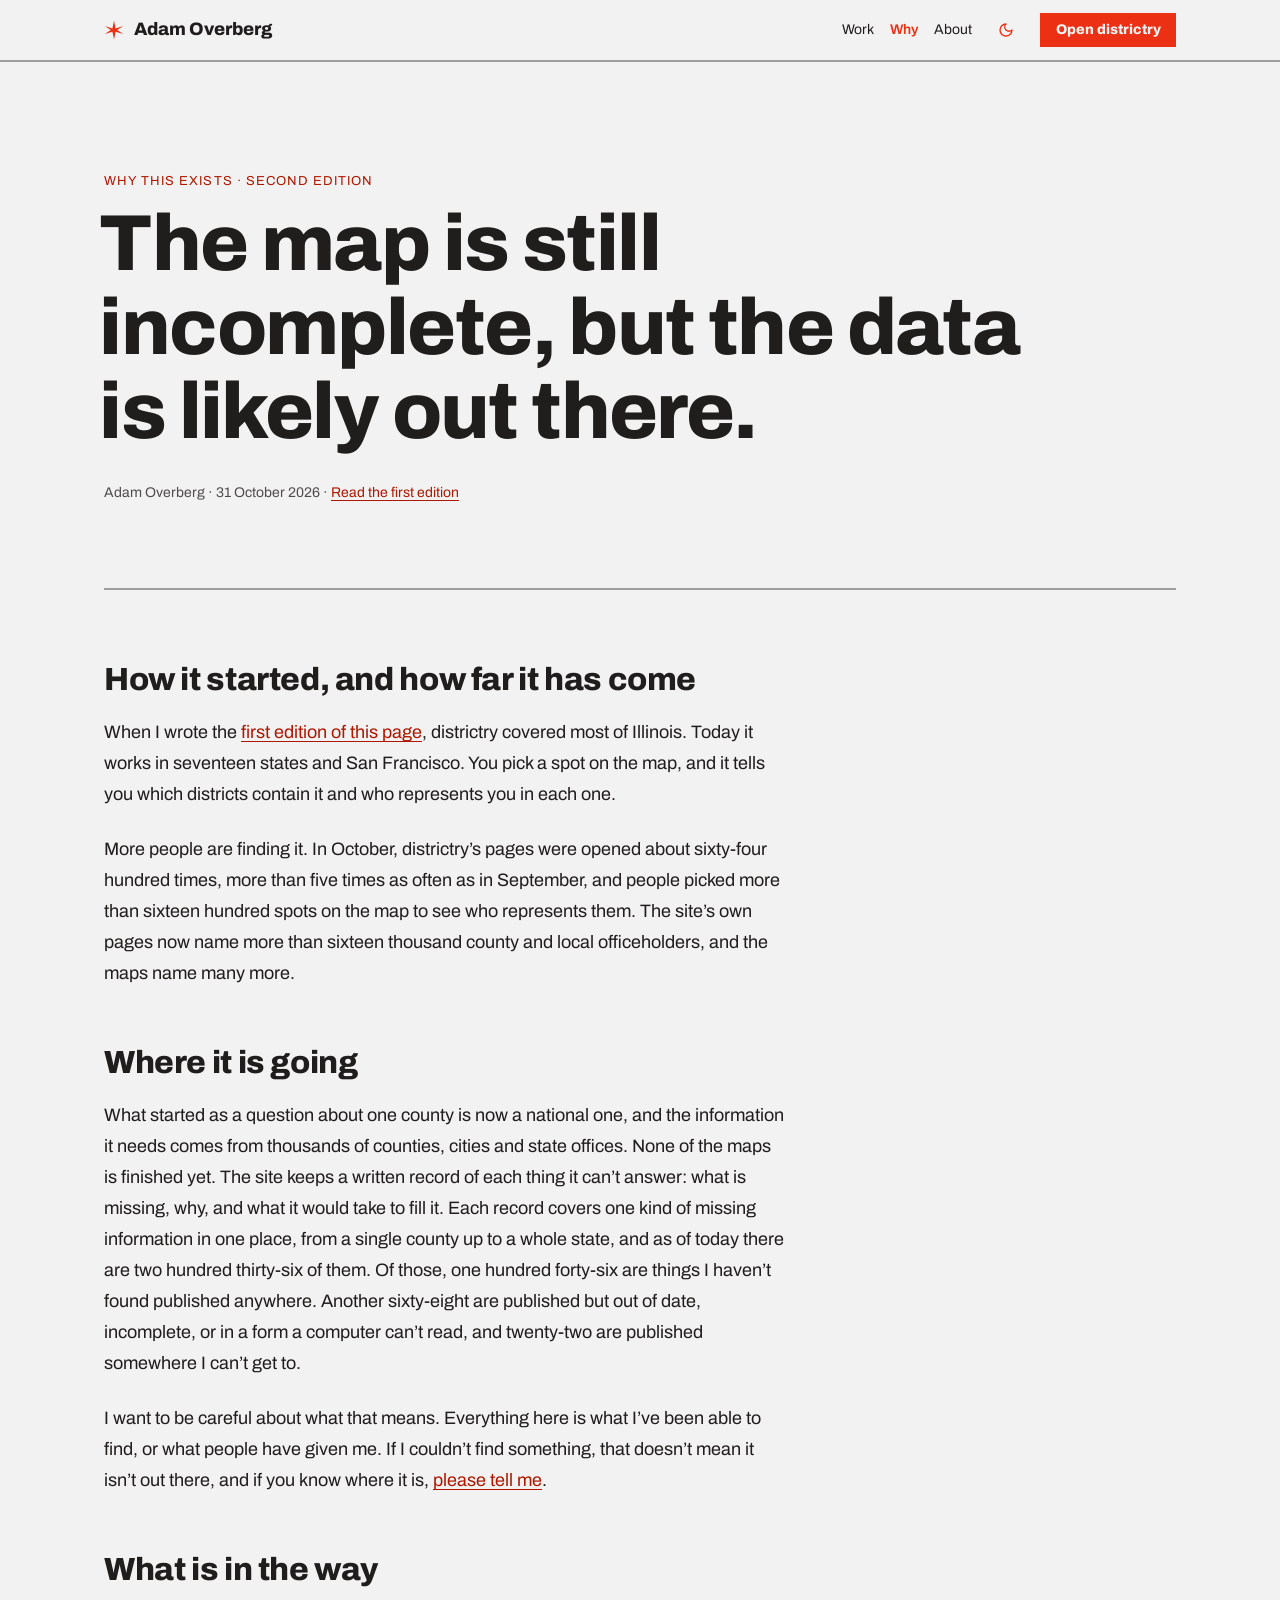
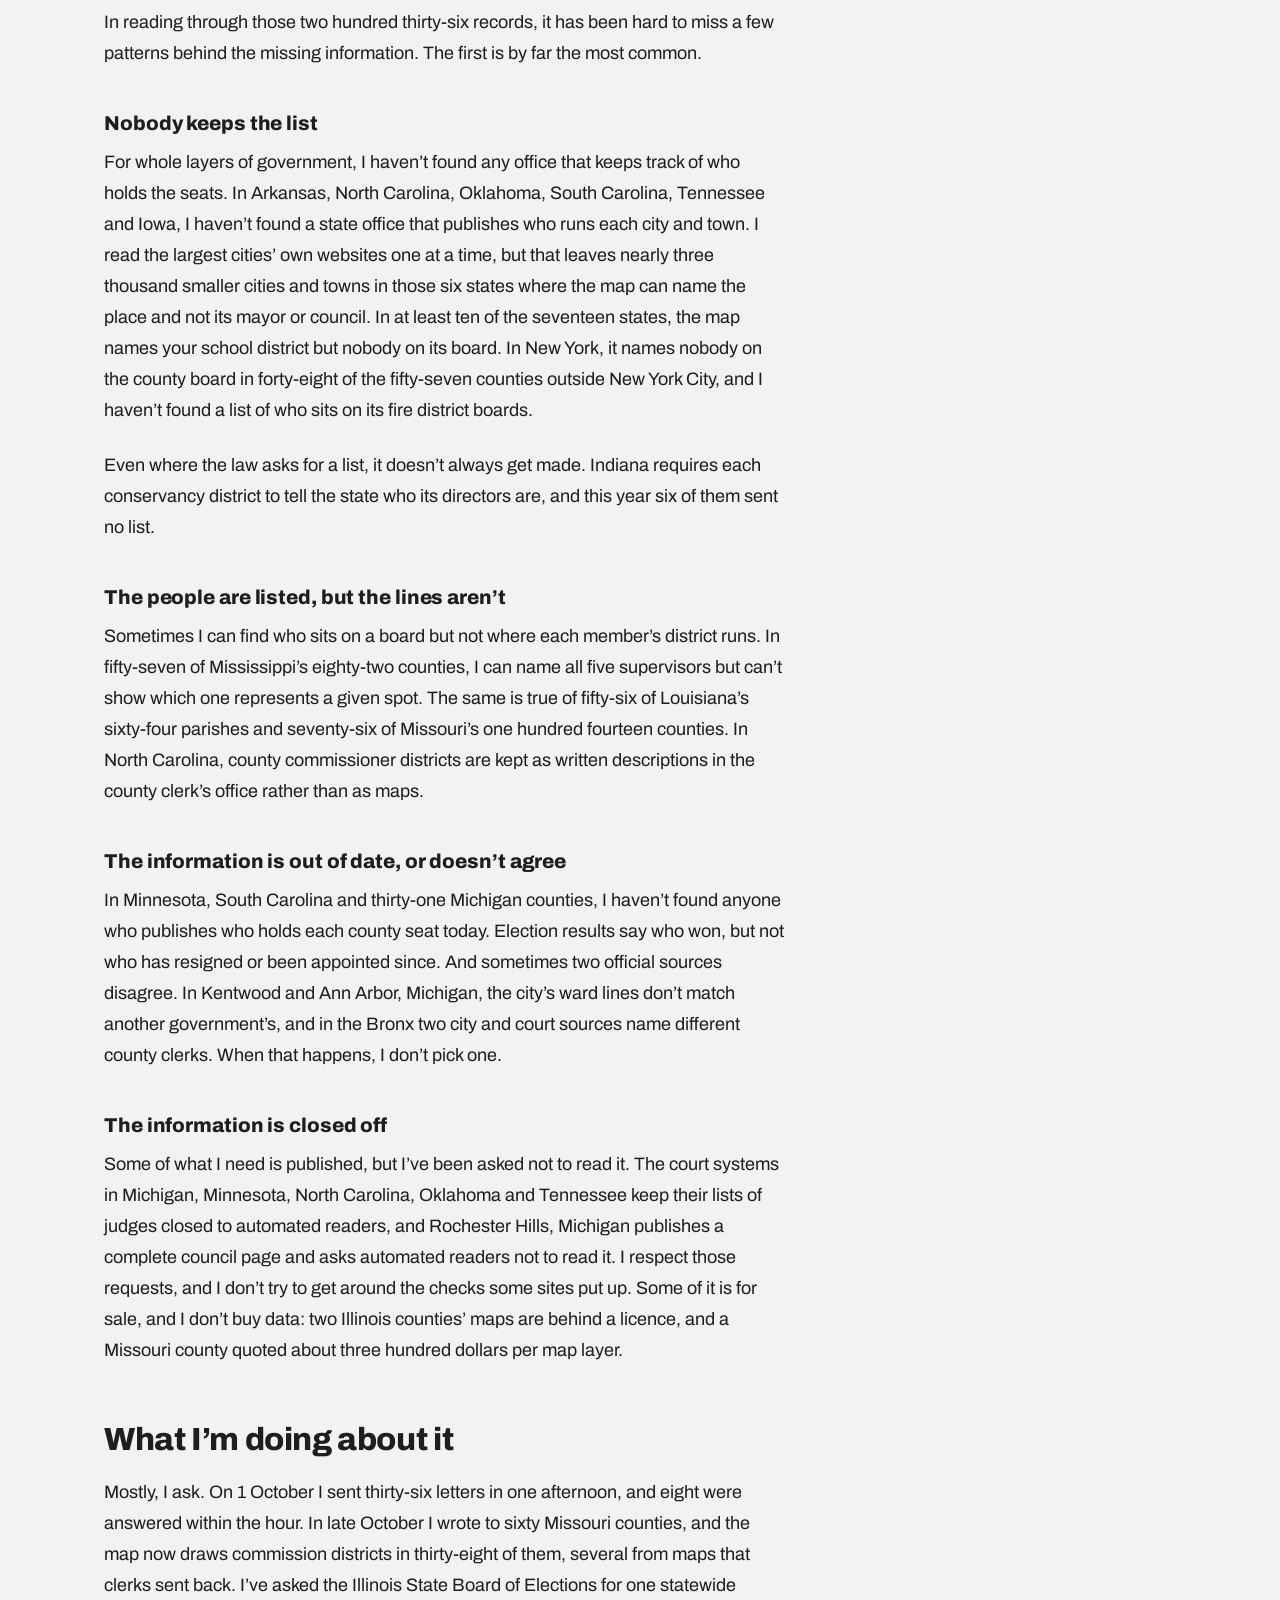
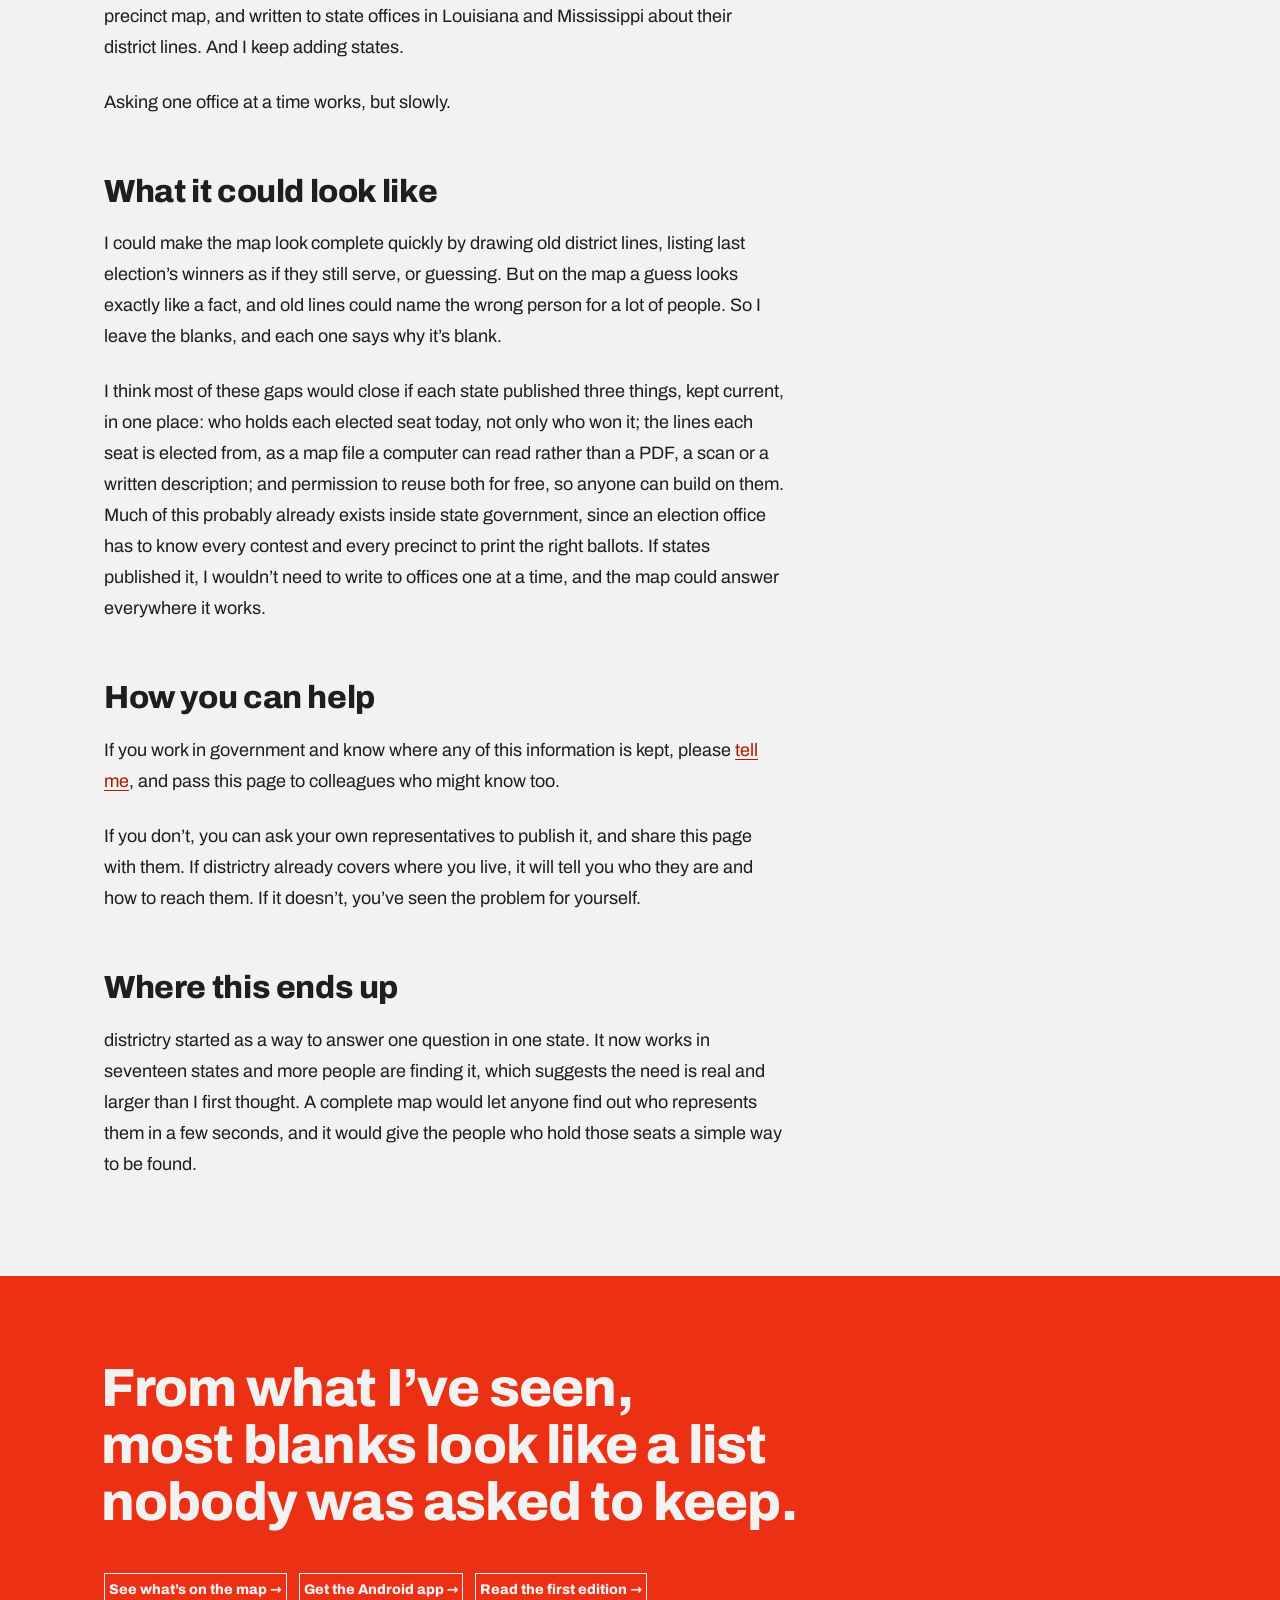
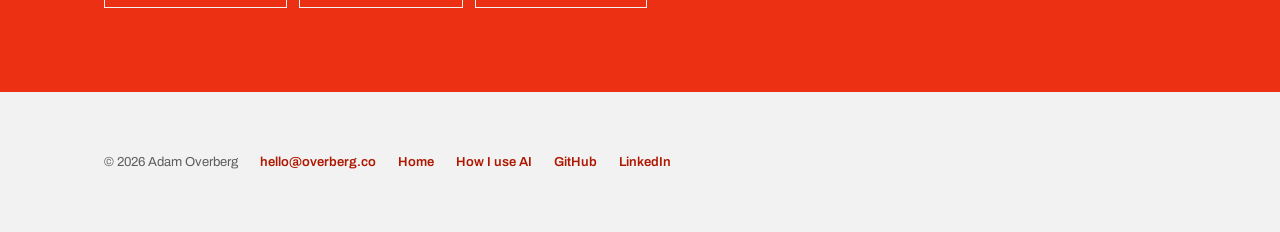
<file: why/still-incomplete/index.html>
<!DOCTYPE html>
<html lang="en">
<head>
<meta charset="UTF-8" />
<meta name="viewport" content="width=device-width, initial-scale=1.0" />
<title>The map is still incomplete, but the data is likely out there — Adam Overberg</title>
<meta name="description" content="The second edition of why districtry exists: the 236 gaps the map records today, the six reasons they keep coming up, and what a state could publish to close most of them." />
<link rel="canonical" href="https://overberg.co/why/still-incomplete/" />
<meta name="robots" content="index, follow" />
<meta property="og:type" content="article" />
<meta property="og:title" content="The map is still incomplete, but the data is likely out there" />
<meta property="og:description" content="236 recorded gaps across 17 states and San Francisco, and the six reasons they keep coming up." />
<meta property="og:url" content="https://overberg.co/why/still-incomplete/" />
<meta property="og:image" content="https://overberg.co/images/social-why-incomplete.png" />
<meta property="og:image:width" content="1200" />
<meta property="og:image:height" content="630" />
<meta property="og:image:alt" content="Why it's still incomplete. Second edition — overberg.co/why" />
<meta name="twitter:card" content="summary_large_image" />
<link rel="icon" href="data:image/svg+xml,%3Csvg xmlns='http://www.w3.org/2000/svg' viewBox='0 0 64 64'%3E%3Cpolygon points='32,2 37.2,26.8 61.3,18.9 42.4,32 61.3,45.1 37.2,37.2 32,62 26.8,37.2 2.7,45.1 21.6,32 2.7,18.9 26.8,26.8' fill='%23ec3013'/%3E%3C/svg%3E" />
<script>
  // Set theme before first paint: stored choice wins, else follow the OS.
  (function () {
    try {
      var s = localStorage.getItem('overberg-theme');
      var dark = s ? s === 'dark' : matchMedia('(prefers-color-scheme: dark)').matches;
      document.documentElement.dataset.theme = dark ? 'dark' : 'light';
    } catch (e) { document.documentElement.dataset.theme = 'light'; }
  })();
</script>
<!-- GoatCounter — cookieless page counts -->
<script data-goatcounter="https://overbergco.goatcounter.com/count" async src="//gc.zgo.at/count.js"></script>
<link rel="stylesheet" href="/style.css" />
<style>
  /* — page-specific: one reading column, like an article — */
  .byline { font-size: 14px; line-height: 22px; margin: 28px 0 0; }
  .article { padding: clamp(42px, 6vw, 72px) 0 clamp(56px, 8vw, 96px); max-width: 680px; }
  .article p, .article li { font-size: 18px; line-height: 31px; }
  .article p { margin: 0 0 24px; }
  .article ul, .article ol { margin: 0 0 24px; padding-left: 24px; }
  .article li { margin: 0 0 12px; }
  .article li:last-child { margin-bottom: 0; }
  .article .break { width: 64px; height: 2px; border: 0; margin: 44px 0; background: var(--color-divider); }
  .article h2 {
    font-size: clamp(26px, 2.6vw, 32px); line-height: 1.15; letter-spacing: -0.012em;
    margin: 56px 0 18px;
  }
  .article h3 { font-size: 20px; line-height: 28px; letter-spacing: -0.005em; margin: 40px 0 10px; }
  .article h2 + h3 { margin-top: 28px; }
  .article > :first-child { margin-top: 0; }
  .article > :last-child { margin-bottom: 0; }
</style>
</head>
<body>
<nav class="nav">
  <span class="nav-brand">
    <a href="/">
      <svg viewBox="0 0 64 64" aria-hidden="true" style="width:20px;height:20px;flex:none"><polygon points="32,2 37.2,26.8 61.3,18.9 42.4,32 61.3,45.1 37.2,37.2 32,62 26.8,37.2 2.7,45.1 21.6,32 2.7,18.9 26.8,26.8" fill="var(--color-accent)"/></svg>
      Adam Overberg
    </a>
  </span>
  <a href="/#work">Work</a>
  <a href="/why/" aria-current="page">Why</a>
  <a href="/#about">About</a>
  <button type="button" id="theme-toggle" class="btn btn-ghost btn-icon" aria-label="Switch light / dark theme" title="Switch light / dark">
    <svg class="moon" width="16" height="16" viewBox="0 0 24 24" fill="none" stroke="currentColor" stroke-width="2" stroke-linecap="round" stroke-linejoin="round" aria-hidden="true"><path d="M12 3a6 6 0 0 0 9 9 9 9 0 1 1-9-9Z"/></svg>
    <svg class="sun" width="16" height="16" viewBox="0 0 24 24" fill="none" stroke="currentColor" stroke-width="2" stroke-linecap="round" stroke-linejoin="round" aria-hidden="true"><circle cx="12" cy="12" r="4"/><path d="M12 2v2"/><path d="M12 20v2"/><path d="m4.93 4.93 1.41 1.41"/><path d="m17.66 17.66 1.41 1.41"/><path d="M2 12h2"/><path d="M20 12h2"/><path d="m6.34 17.66-1.41 1.41"/><path d="m19.07 4.93-1.41 1.41"/></svg>
  </button>
  <a class="btn btn-primary" href="https://districtry.com/">Open districtry</a>
</nav>

<div class="wrap">

  <section class="hero">
    <span class="kicker">Why this exists &middot; Second edition</span>
    <h1 class="display"><span class="line">The map is still</span> <span class="line">incomplete, but the data</span> <span class="line">is likely out there.</span></h1>
    <p class="byline muted78">Adam Overberg &middot; 31 October 2026 &middot; <a href="/why/">Read the first edition</a></p>
  </section>

  <hr class="rule2" />

  <article class="article">
    <h2>How it started, and how far it has come</h2>
    <p>When I wrote the <a href="/why/">first edition of this page</a>, districtry covered most of Illinois. Today it works in seventeen states and San Francisco. You pick a spot on the map, and it tells you which districts contain it and who represents you in each one.</p>
    <p>More people are finding it. In October, districtry&rsquo;s pages were opened about sixty-four hundred times, more than five times as often as in September, and people picked more than sixteen hundred spots on the map to see who represents them. The site&rsquo;s own pages now name more than sixteen thousand county and local officeholders, and the maps name many more.</p>
    <h2>Where it is going</h2>
    <p>What started as a question about one county is now a national one, and the information it needs comes from thousands of counties, cities and state offices. None of the maps is finished yet. The site keeps a written record of each thing it can&rsquo;t answer: what is missing, why, and what it would take to fill it. Each record covers one kind of missing information in one place, from a single county up to a whole state, and as of today there are two hundred thirty-six of them. Of those, one hundred forty-six are things I haven&rsquo;t found published anywhere. Another sixty-eight are published but out of date, incomplete, or in a form a computer can&rsquo;t read, and twenty-two are published somewhere I can&rsquo;t get to.</p>
    <p>I want to be careful about what that means. Everything here is what I&rsquo;ve been able to find, or what people have given me. If I couldn&rsquo;t find something, that doesn&rsquo;t mean it isn&rsquo;t out there, and if you know where it is, <a href="https://districtry.com/feedback.html">please tell me</a>.</p>
    <h2>What is in the way</h2>
    <p>In reading through those two hundred thirty-six records, it has been hard to miss a few patterns behind the missing information. The first is by far the most common.</p>
    <h3>Nobody keeps the list</h3>
    <p>For whole layers of government, I haven&rsquo;t found any office that keeps track of who holds the seats. In Arkansas, North Carolina, Oklahoma, South Carolina, Tennessee and Iowa, I haven&rsquo;t found a state office that publishes who runs each city and town. I read the largest cities&rsquo; own websites one at a time, but that leaves nearly three thousand smaller cities and towns in those six states where the map can name the place and not its mayor or council. In at least ten of the seventeen states, the map names your school district but nobody on its board. In New York, it names nobody on the county board in forty-eight of the fifty-seven counties outside New York City, and I haven&rsquo;t found a list of who sits on its fire district boards.</p>
    <p>Even where the law asks for a list, it doesn&rsquo;t always get made. Indiana requires each conservancy district to tell the state who its directors are, and this year six of them sent no list.</p>
    <h3>The people are listed, but the lines aren&rsquo;t</h3>
    <p>Sometimes I can find who sits on a board but not where each member&rsquo;s district runs. In fifty-seven of Mississippi&rsquo;s eighty-two counties, I can name all five supervisors but can&rsquo;t show which one represents a given spot. The same is true of fifty-six of Louisiana&rsquo;s sixty-four parishes and seventy-six of Missouri&rsquo;s one hundred fourteen counties. In North Carolina, county commissioner districts are kept as written descriptions in the county clerk&rsquo;s office rather than as maps.</p>
    <h3>The information is out of date, or doesn&rsquo;t agree</h3>
    <p>In Minnesota, South Carolina and thirty-one Michigan counties, I haven&rsquo;t found anyone who publishes who holds each county seat today. Election results say who won, but not who has resigned or been appointed since. And sometimes two official sources disagree. In Kentwood and Ann Arbor, Michigan, the city&rsquo;s ward lines don&rsquo;t match another government&rsquo;s, and in the Bronx two city and court sources name different county clerks. When that happens, I don&rsquo;t pick one.</p>
    <h3>The information is closed off</h3>
    <p>Some of what I need is published, but I&rsquo;ve been asked not to read it. The court systems in Michigan, Minnesota, North Carolina, Oklahoma and Tennessee keep their lists of judges closed to automated readers, and Rochester Hills, Michigan publishes a complete council page and asks automated readers not to read it. I respect those requests, and I don&rsquo;t try to get around the checks some sites put up. Some of it is for sale, and I don&rsquo;t buy data: two Illinois counties&rsquo; maps are behind a licence, and a Missouri county quoted about three hundred dollars per map layer.</p>
    <h2>What I&rsquo;m doing about it</h2>
    <p>Mostly, I ask. On 1 October I sent thirty-six letters in one afternoon, and eight were answered within the hour. In late October I wrote to sixty Missouri counties, and the map now draws commission districts in thirty-eight of them, several from maps that clerks sent back. I&rsquo;ve asked the Illinois State Board of Elections for one statewide precinct map, and written to state offices in Louisiana and Mississippi about their district lines. And I keep adding states.</p>
    <p>Asking one office at a time works, but slowly.</p>
    <h2>What it could look like</h2>
    <p>I could make the map look complete quickly by drawing old district lines, listing last election&rsquo;s winners as if they still serve, or guessing. But on the map a guess looks exactly like a fact, and old lines could name the wrong person for a lot of people. So I leave the blanks, and each one says why it&rsquo;s blank.</p>
    <p>I think most of these gaps would close if each state published three things, kept current, in one place: who holds each elected seat today, not only who won it; the lines each seat is elected from, as a map file a computer can read rather than a PDF, a scan or a written description; and permission to reuse both for free, so anyone can build on them. Much of this probably already exists inside state government, since an election office has to know every contest and every precinct to print the right ballots. If states published it, I wouldn&rsquo;t need to write to offices one at a time, and the map could answer everywhere it works.</p>
    <h2>How you can help</h2>
    <p>If you work in government and know where any of this information is kept, please <a href="https://districtry.com/feedback.html">tell me</a>, and pass this page to colleagues who might know too.</p>
    <p>If you don&rsquo;t, you can ask your own representatives to publish it, and share this page with them. If districtry already covers where you live, it will tell you who they are and how to reach them. If it doesn&rsquo;t, you&rsquo;ve seen the problem for yourself.</p>
    <h2>Where this ends up</h2>
    <p>districtry started as a way to answer one question in one state. It now works in seventeen states and more people are finding it, which suggests the need is real and larger than I first thought. A complete map would let anyone find out who represents them in a few seconds, and it would give the people who hold those seats a simple way to be found.</p>
  </article>

</div>

<section class="close">
  <div class="wrap">
    <h3><span class="line">From what I&rsquo;ve seen,</span> <span class="line">most blanks look like a list</span> <span class="line">nobody was asked to keep.</span></h3>
    <div class="row" style="margin-top:42px">
      <a class="btn btn-ghost" href="https://districtry.com/">See what&rsquo;s on the map &rarr;</a>
      <a class="btn btn-ghost" href="https://play.google.com/store/apps/details?id=com.districtry.app&amp;referrer=utm_source%3Doverberg.co%26utm_campaign%3Dwhy">Get the Android app &rarr;</a>
      <a class="btn btn-ghost" href="/why/">Read the first edition &rarr;</a>
    </div>
  </div>
</section>

<div class="wrap">
  <footer>
    <span>© 2026 Adam Overberg</span>
    <a href="mailto:hello@overberg.co">hello@overberg.co</a>
    <a href="/">Home</a>
    <a href="https://districtry.com/ai.html">How I use AI</a>
    <a href="https://github.com/ThursdaysFamous">GitHub</a>
    <a href="https://www.linkedin.com/in/adammoverberg/">LinkedIn</a>
  </footer>
</div>

<script>
  document.getElementById('theme-toggle').addEventListener('click', function () {
    var next = document.documentElement.dataset.theme === 'dark' ? 'light' : 'dark';
    document.documentElement.dataset.theme = next;
    try { localStorage.setItem('overberg-theme', next); } catch (e) {}
  });
</script>
</body>
</html>
</file>
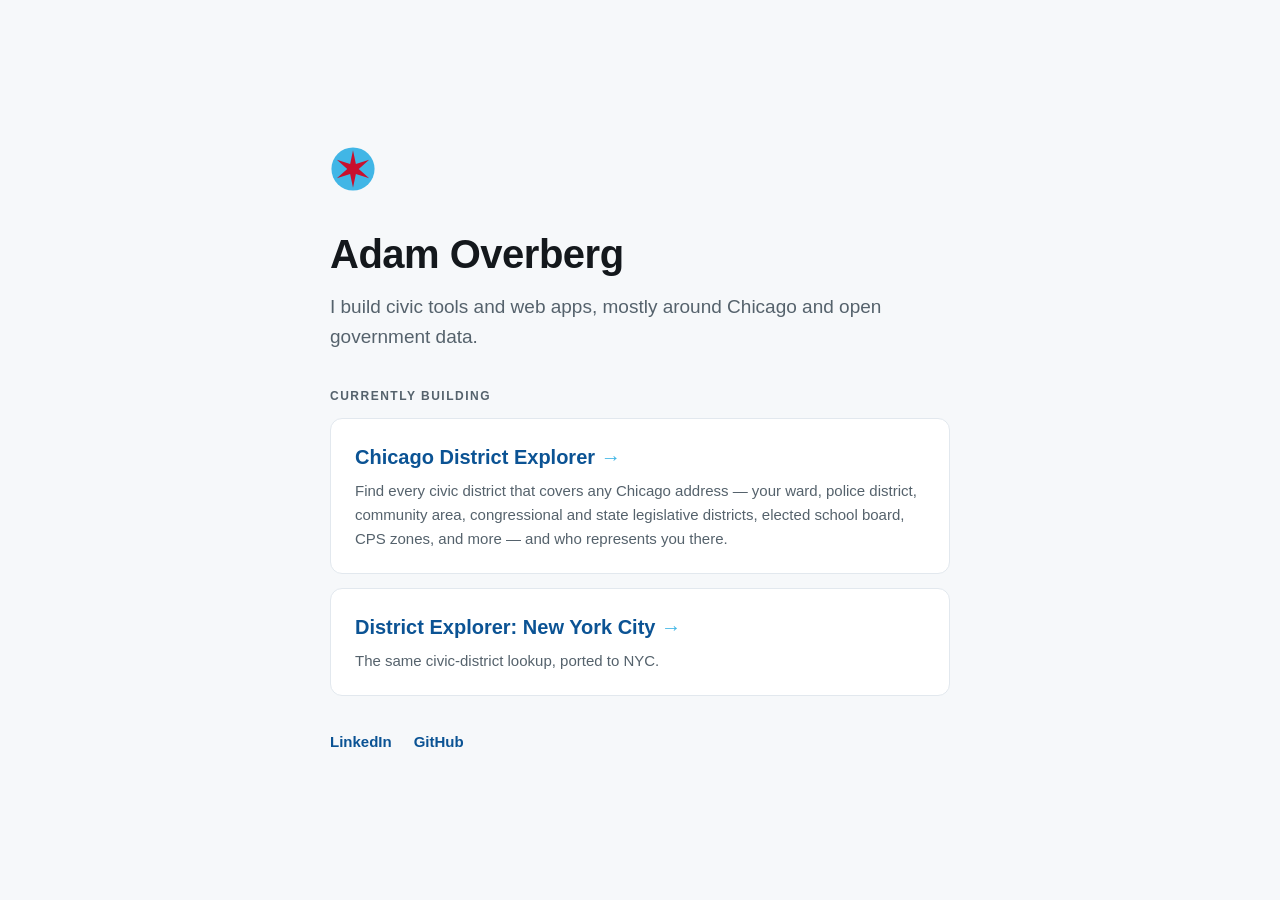
<file: overbergindex.html>
<!DOCTYPE html>
<html lang="en">
<head>
<meta charset="UTF-8" />
<meta name="viewport" content="width=device-width, initial-scale=1.0" />
<title>Adam Overberg — civic tools &amp; web apps</title>
<meta name="description" content="Adam Overberg builds civic tools and web apps around Chicago and open government data — including the Chicago District Explorer." />
<link rel="canonical" href="https://overberg.co/" />
<meta name="robots" content="index, follow" />
<meta property="og:type" content="website" />
<meta property="og:title" content="Adam Overberg — civic tools & web apps" />
<meta property="og:description" content="I build civic tools and web apps around Chicago and open government data, including the Chicago District Explorer." />
<meta property="og:url" content="https://overberg.co/" />
<link rel="icon" href="data:image/svg+xml,%3Csvg xmlns='http://www.w3.org/2000/svg' viewBox='0 0 64 64'%3E%3Ccircle cx='32' cy='32' r='30' fill='%2341B6E6'/%3E%3Cpolygon points='32,6 36,25.07 54.52,19 40,32 54.52,45 36,38.93 32,58 28,38.93 9.48,45 24,32 9.48,19 28,25.07' fill='%23C8102E'/%3E%3C/svg%3E" />
<style>
  :root {
    --bg: #f6f8fa;
    --panel: #ffffff;
    --ink: #14181c;
    --slate: #55626c;
    --line: #e2e8ee;
    --accent: #0b5394;
    --accent-soft: #41b6e6;
  }
  @media (prefers-color-scheme: dark) {
    :root {
      --bg: #0d1117; --panel: #161b22; --ink: #e6edf3; --slate: #9aa7b2;
      --line: #263140; --accent: #58a6ff; --accent-soft: #41b6e6;
    }
  }
  * { box-sizing: border-box; }
  body {
    margin: 0; background: var(--bg); color: var(--ink);
    font-family: -apple-system, BlinkMacSystemFont, "Segoe UI", Roboto, Helvetica, Arial, sans-serif;
    line-height: 1.6; -webkit-font-smoothing: antialiased;
    display: flex; min-height: 100vh; align-items: center; justify-content: center; padding: 24px;
  }
  main { width: 100%; max-width: 620px; }
  .star { width: 46px; height: 46px; margin-bottom: 22px; }
  h1 { font-size: clamp(30px, 6vw, 40px); margin: 0 0 6px; letter-spacing: -0.5px; }
  .tagline { font-size: clamp(17px, 3.5vw, 19px); color: var(--slate); margin: 0 0 34px; }
  .eyebrow { text-transform: uppercase; letter-spacing: 1.5px; font-size: 12px; font-weight: 700;
    color: var(--slate); margin: 0 0 12px; }
  .card {
    display: block; background: var(--panel); border: 1px solid var(--line); border-radius: 12px;
    padding: 22px 24px; text-decoration: none; color: inherit; transition: border-color .15s, transform .15s;
  }
  .card:hover, .card:focus-visible { border-color: var(--accent-soft); transform: translateY(-2px); outline: none; }
  .card + .card { margin-top: 14px; }
  .card h2 { margin: 0 0 6px; font-size: 20px; color: var(--accent); }
  .card p { margin: 0; color: var(--slate); font-size: 15px; }
  .card .arrow { color: var(--accent-soft); }
  .links { margin-top: 34px; display: flex; flex-wrap: wrap; gap: 10px 22px; font-size: 15px; }
  .links a { color: var(--accent); text-decoration: none; font-weight: 600; }
  .links a:hover { text-decoration: underline; }
  a:focus-visible { outline: 3px solid var(--accent-soft); outline-offset: 3px; border-radius: 3px; }
</style>
</head>
<body>
<main>
  <svg class="star" viewBox="0 0 64 64" aria-hidden="true">
    <circle cx="32" cy="32" r="30" fill="#41B6E6"/>
    <polygon points="32,6 36,25.07 54.52,19 40,32 54.52,45 36,38.93 32,58 28,38.93 9.48,45 24,32 9.48,19 28,25.07" fill="#C8102E"/>
  </svg>
  <h1>Adam Overberg</h1>
  <p class="tagline">I build civic tools and web apps, mostly around Chicago and open government data.</p>

  <p class="eyebrow">Currently building</p>
  <a class="card" href="https://chidistricts.com/">
    <h2>Chicago District Explorer <span class="arrow">&rarr;</span></h2>
    <p>Find every civic district that covers any Chicago address — your ward, police district, community area, congressional and state legislative districts, elected school board, CPS zones, and more — and who represents you there.</p>
  </a>
  <a class="card" href="https://nyc.chidistricts.com/">
    <h2>District Explorer: New York City <span class="arrow">&rarr;</span></h2>
    <p>The same civic-district lookup, ported to NYC.</p>
  </a>

  <nav class="links" aria-label="Elsewhere">
    <a href="https://www.linkedin.com/in/adammoverberg/">LinkedIn</a>
    <a href="https://github.com/ThursdaysFamous">GitHub</a>
  </nav>
</main>
</body>
</html>
</file>
<file: style.css>
/* overberg.co — shared Modernist system: Archivo, zero radius, 2px rules, one red.
   Page-specific layout stays inline in each page; everything here is used by more
   than one page. Font URLs are relative to this file, so they resolve from any
   subdirectory (/why/, /faq/, …). */

/* Archivo — self-hosted, no external font request. Variable weight axis
   (100–900); latin + latin-ext subsets, each fetched only when the page
   content needs it (unicode-range). */
@font-face {
  font-family: 'Archivo';
  font-style: normal;
  font-weight: 100 900;
  font-display: swap;
  src: url(./fonts/archivo-latin.woff2) format('woff2');
  unicode-range: U+0000-00FF, U+0131, U+0152-0153, U+02BB-02BC, U+02C6, U+02DA, U+02DC, U+0304, U+0308, U+0329, U+2000-206F, U+20AC, U+2122, U+2191, U+2193, U+2212, U+2215, U+FEFF, U+FFFD;
}
@font-face {
  font-family: 'Archivo';
  font-style: normal;
  font-weight: 100 900;
  font-display: swap;
  src: url(./fonts/archivo-latin-ext.woff2) format('woff2');
  unicode-range: U+0100-02BA, U+02BD-02C5, U+02C7-02CC, U+02CE-02D7, U+02DD-02FF, U+0304, U+0308, U+0329, U+1D00-1DBF, U+1E00-1E9F, U+1EF2-1EFF, U+2020, U+20A0-20AB, U+20AD-20C0, U+2113, U+2C60-2C7F, U+A720-A7FF;
}

/* — tokens — */
:root {
  --color-bg: #f3f2f2;
  --color-text: #201e1d;
  --color-accent: #ec3013;
  --color-accent-600: #dd2b0f;
  --color-accent-700: #ae1800;
  --color-divider: color-mix(in srgb, #201e1d 40%, transparent);
  --color-hairline: color-mix(in srgb, #201e1d 16%, transparent);
  --color-panel: #f8f4f4;
  --paper: #f3f2f2;
  --font-heading: "Archivo", system-ui, sans-serif;
  --font-heading-weight: 800;
  --font-body: "Archivo", system-ui, sans-serif;
  --edge: clamp(20px, 5vw, 72px);
  color-scheme: light;
}
:root[data-theme="dark"] {
  --color-bg: #1b1918;
  --color-text: #f3f2f2;
  --color-accent-600: #ff563c;
  --color-accent-700: #ff9783;
  --color-divider: color-mix(in srgb, #f3f2f2 45%, transparent);
  --color-hairline: color-mix(in srgb, #f3f2f2 18%, transparent);
  --color-panel: #242221;
  color-scheme: dark;
}

* { box-sizing: border-box; }
body {
  margin: 0; background: var(--color-bg); color: var(--color-text);
  font-family: var(--font-body); font-size: 15px; line-height: 1.55;
  -webkit-font-smoothing: antialiased; text-wrap: pretty;
  transition: background .2s, color .2s;
}
h1, h2, h3 { font-family: var(--font-heading); font-weight: var(--font-heading-weight); }
a { color: var(--color-accent-700); text-underline-offset: 3px; }
a:hover { color: var(--color-accent); }
:focus { outline: none; }
:focus-visible { outline: 2px solid var(--color-accent); outline-offset: 2px; }
::selection { background: color-mix(in srgb, var(--color-accent) 30%, transparent); }

.wrap { max-width: 1200px; margin: 0 auto; padding: 0 var(--edge); }
.rule2 { height: 2px; border: 0; margin: 0; background: var(--color-divider); }
.kicker {
  display: block; font-size: 13px; line-height: 14px; letter-spacing: 0.08em;
  text-transform: uppercase; color: var(--color-accent-700); margin: 0 0 14px;
}
.muted70 { color: color-mix(in srgb, var(--color-text) 70%, transparent); }
.muted78 { color: color-mix(in srgb, var(--color-text) 78%, transparent); }

/* — buttons (lifted from the Modernist component layer) — */
.btn {
  display: inline-flex; align-items: center; justify-content: center; gap: 6px;
  cursor: pointer; text-decoration: none;
  font-family: var(--font-heading); font-weight: var(--font-heading-weight);
  font-size: 14px; line-height: 1.2; color: var(--color-text);
  background: transparent; border: 1px solid transparent;
  padding: 8px 14.4px; border-radius: 0;
}
.btn svg { display: block; }
.btn-primary { background: var(--color-accent); color: var(--paper); }
.btn-primary:hover { background: var(--color-accent-600); color: var(--paper); }
.btn-primary:active { background: var(--color-accent-700); }
.btn-ghost { color: var(--color-accent); padding-inline: 4px; }
.btn-ghost:hover { background: color-mix(in srgb, var(--color-accent) 10%, transparent); color: var(--color-accent); }
.btn-ghost:active { background: color-mix(in srgb, var(--color-accent) 18%, transparent); }
.btn-icon { width: 36px; height: 36px; padding: 0; }

/* — nav — */
.nav {
  display: flex; align-items: center; gap: 16px;
  padding: 12px max(var(--edge), calc((100% - 1200px) / 2 + var(--edge)));
  border-bottom: 2px solid var(--color-divider);
}
.nav-brand {
  font-family: var(--font-heading); font-weight: var(--font-heading-weight);
  font-size: 18px; margin-right: auto;
  display: inline-flex; align-items: center; gap: 10px;
}
.nav-brand a { color: inherit; text-decoration: none; display: inline-flex; align-items: center; gap: 10px; }
.nav-brand a:hover { color: var(--color-accent); }
.nav > a:not(.btn) { color: inherit; text-decoration: none; font-size: 14px; white-space: nowrap; }
.nav > a:not(.btn):hover { color: var(--color-accent); }
.nav > a[aria-current="page"] { color: var(--color-accent); font-weight: 600; }
@media (max-width: 640px) { .nav > a:not(.btn) { display: none; } }

/* theme toggle: show the icon for the mode you'd switch TO */
#theme-toggle .sun { display: none; }
:root[data-theme="dark"] #theme-toggle .sun { display: block; }
:root[data-theme="dark"] #theme-toggle .moon { display: none; }

/* — hero — */
.hero { padding: clamp(56px, 11vw, 112px) 0 clamp(48px, 8vw, 84px); }
.display {
  font-size: clamp(42px, 6.2vw, 84px); line-height: 1.06; letter-spacing: -0.02em;
  margin: 0 0 0 -0.058em;
}
.display .line { display: block; }
.hero .sub { font-size: 17px; line-height: 28px; max-width: 58ch; margin: 28px 0 0; }
.row { display: flex; gap: 12px; flex-wrap: wrap; margin-top: 28px; }

/* — poster close — */
.close { background: var(--color-accent); color: var(--paper); }
.close .wrap { padding-top: clamp(56px, 9vw, 84px); padding-bottom: clamp(56px, 9vw, 84px); }
.close h3 { font-size: clamp(34px, 4.2vw, 56px); line-height: 1.06; letter-spacing: -0.015em; margin: 0 0 0 -0.058em; }
.close h3 .line { display: block; }
.close .btn-ghost { color: var(--paper); border-color: var(--paper); }
.close .btn-ghost:hover { background: color-mix(in srgb, var(--paper) 12%, transparent); color: var(--paper); }

footer {
  padding: clamp(42px, 6vw, 56px) 0; font-size: 13px; line-height: 28px;
  color: color-mix(in srgb, var(--color-text) 70%, transparent);
  display: flex; flex-wrap: wrap; gap: 10px 22px;
}
footer a { font-weight: 600; text-decoration: none; }
</file>
